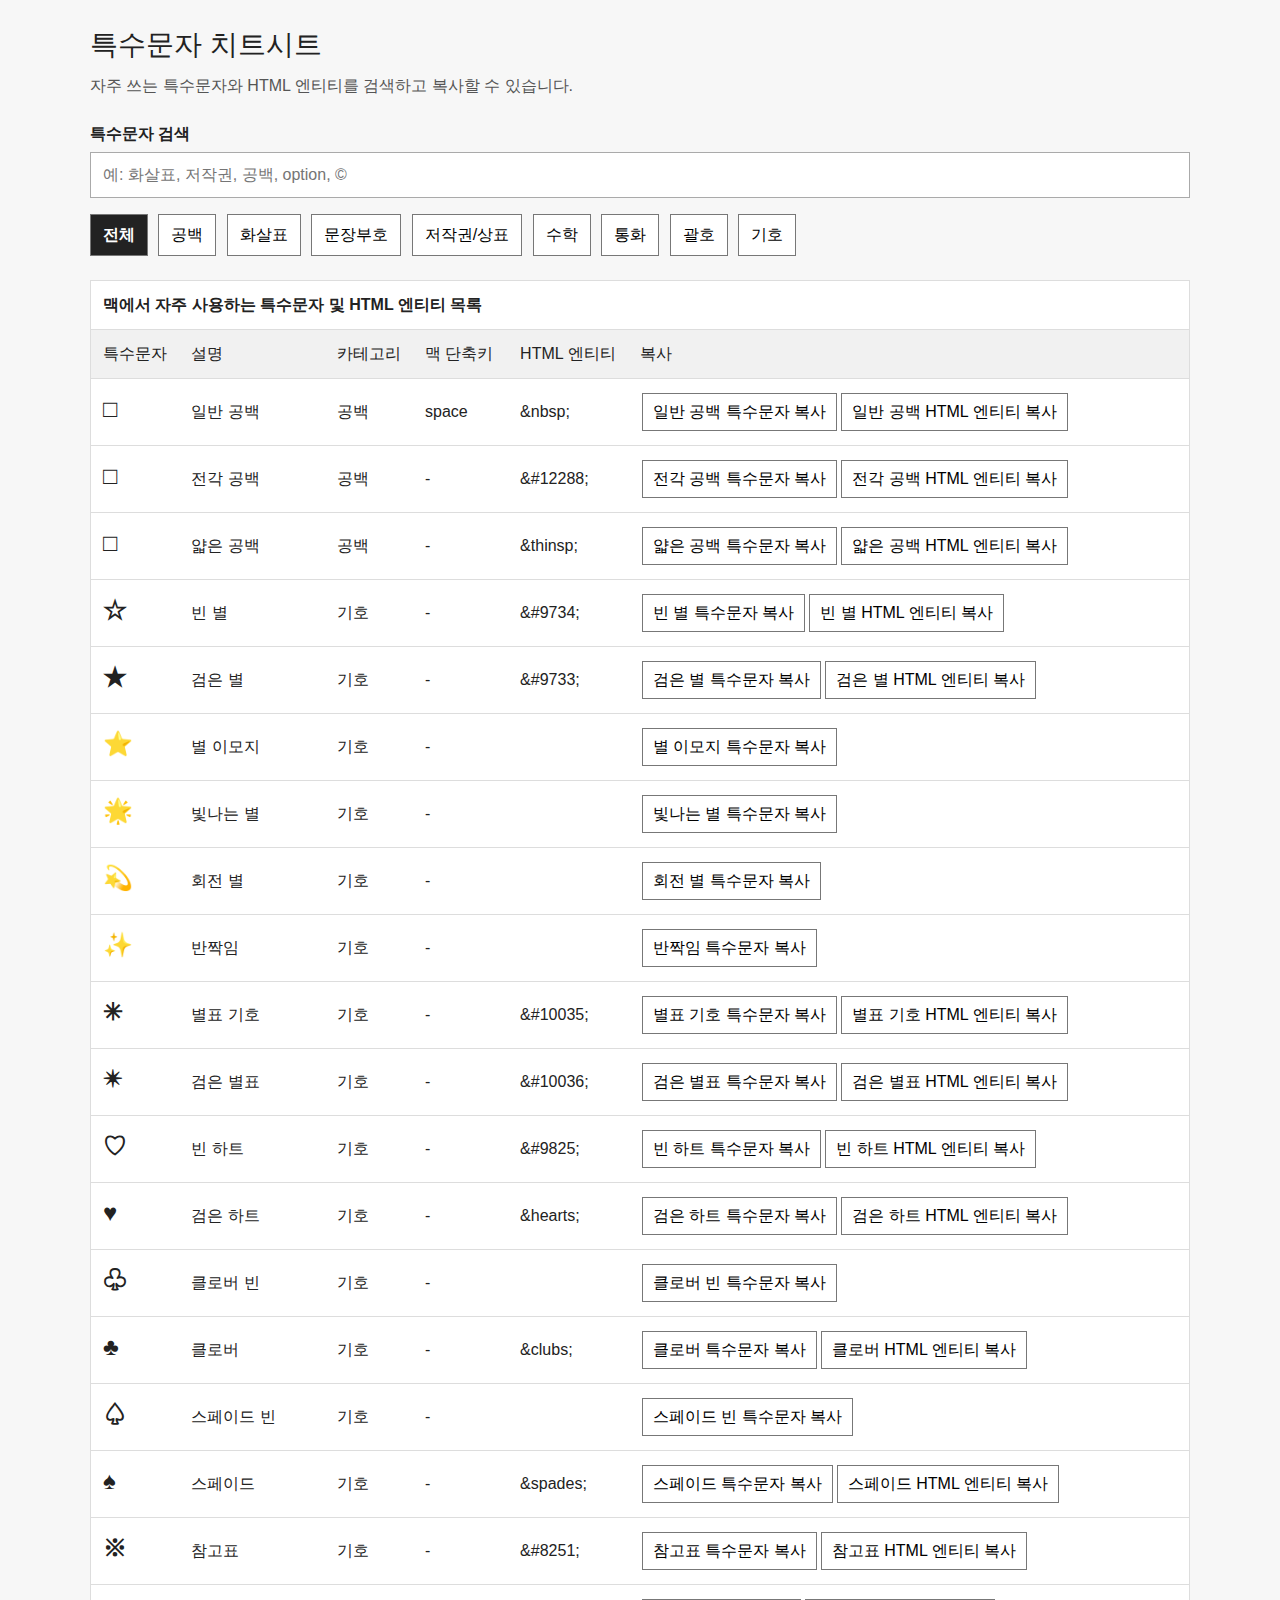
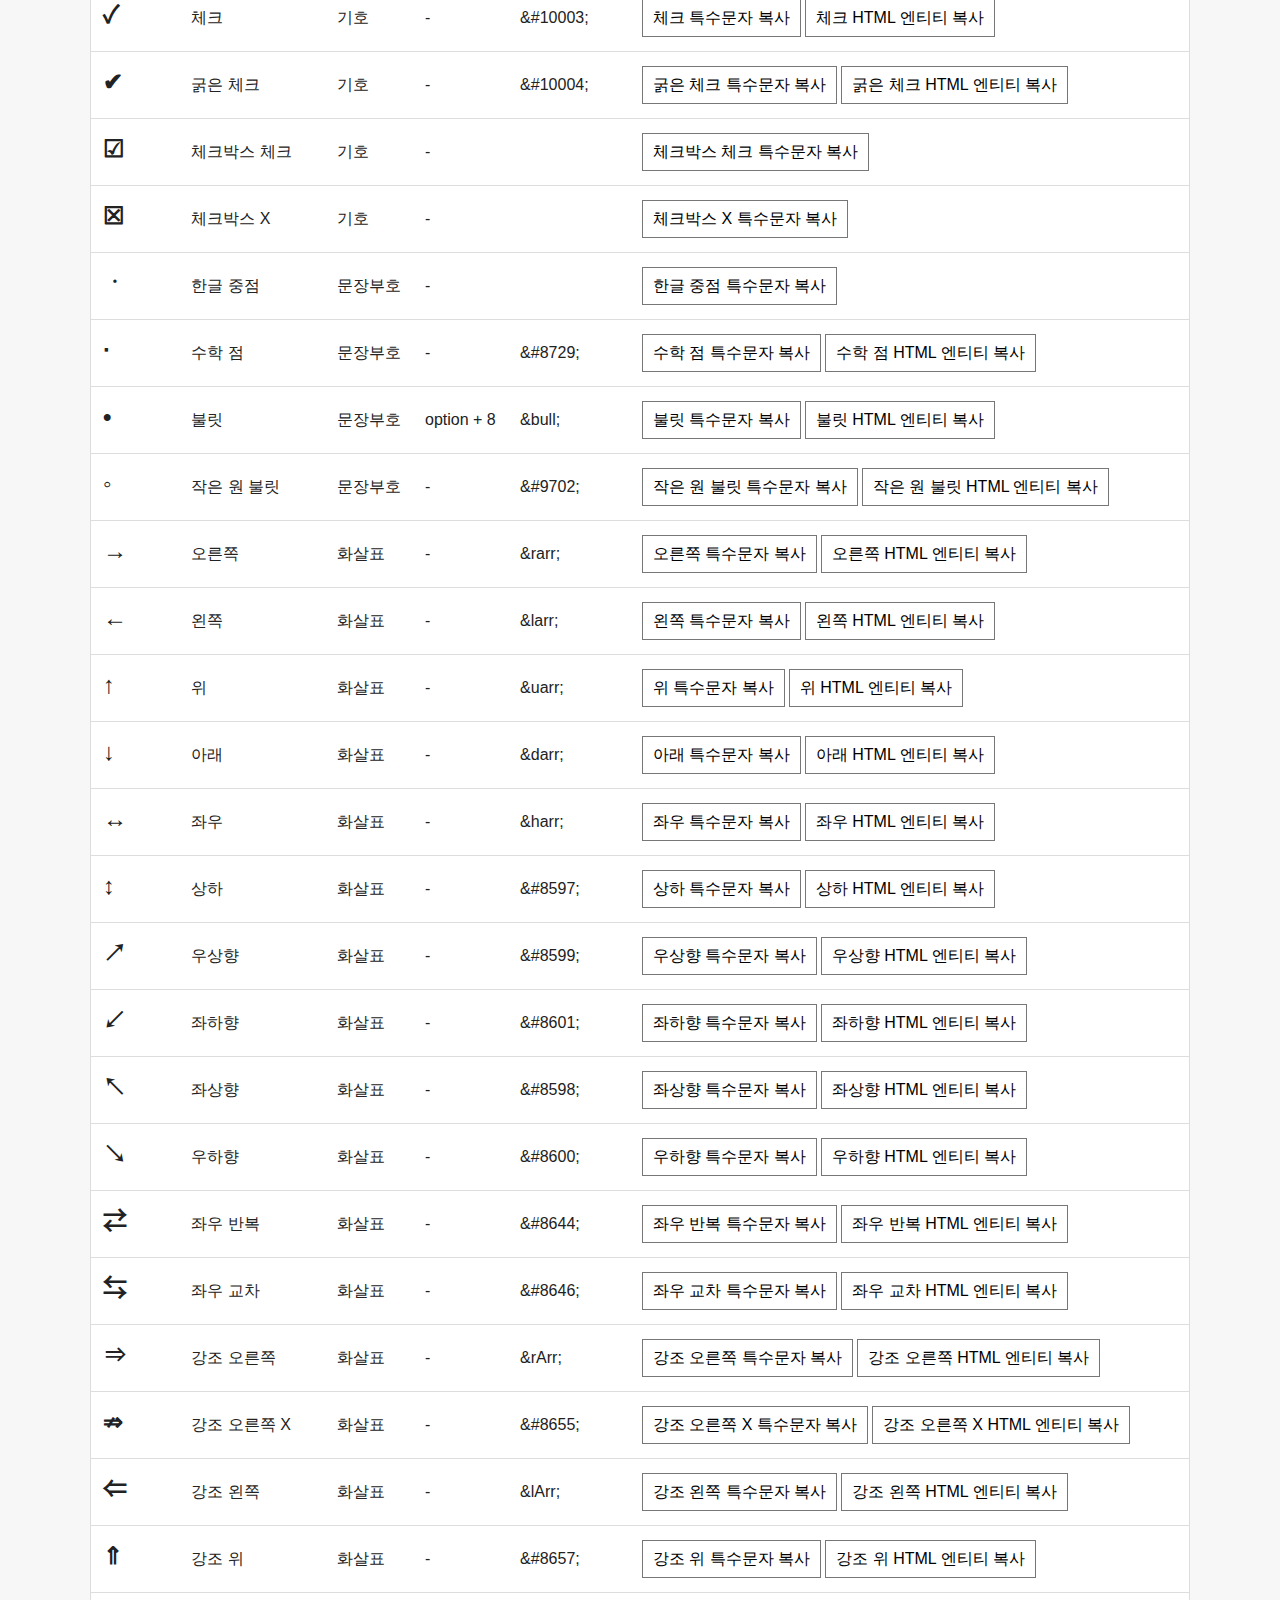
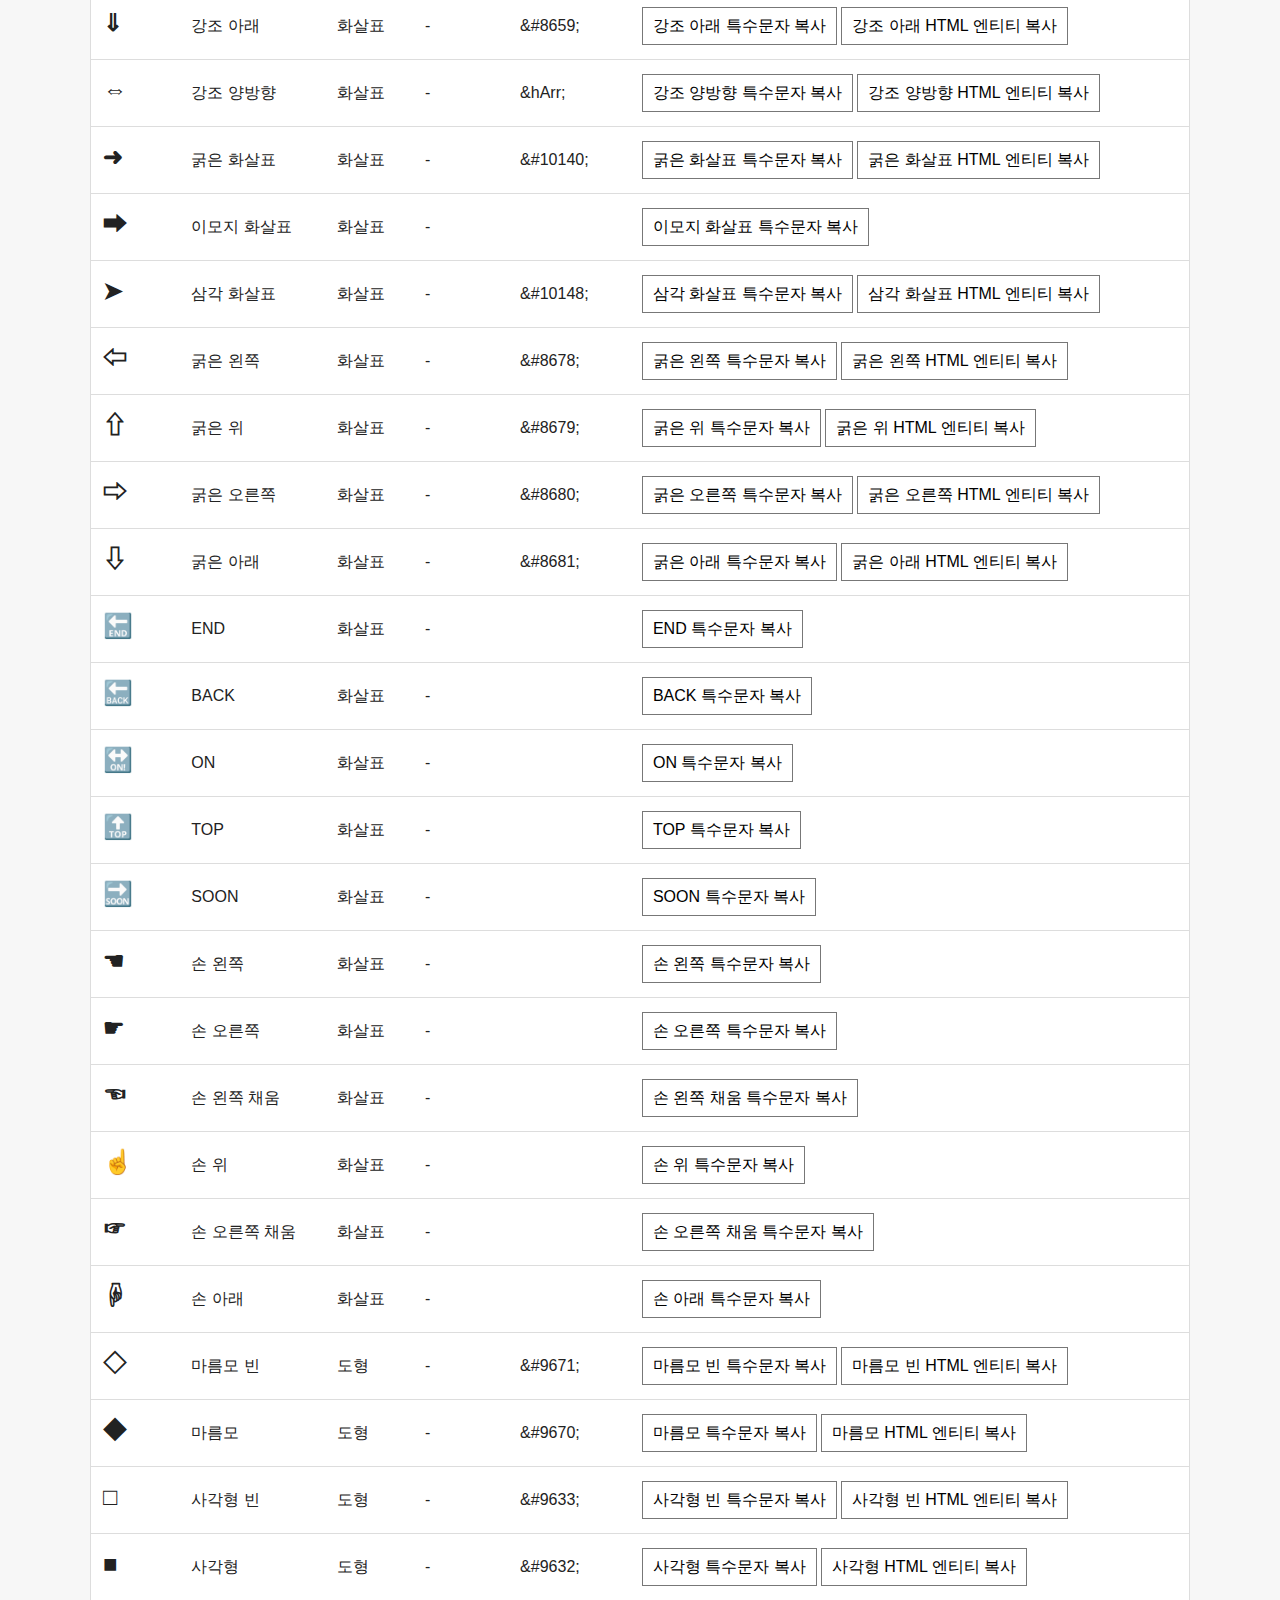
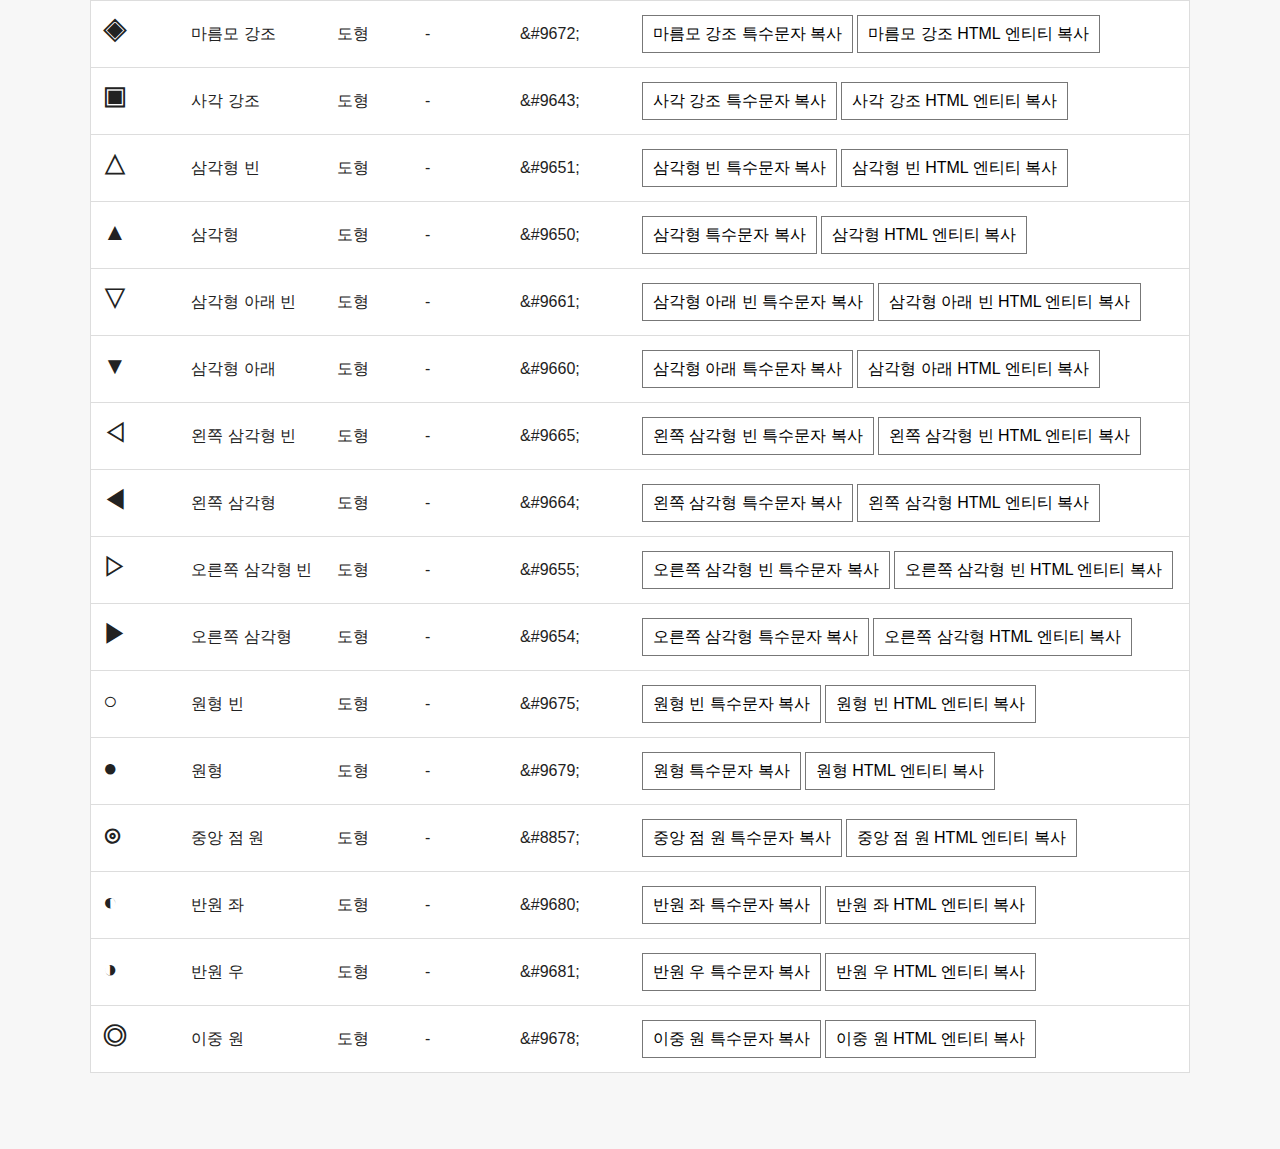
<file: CharBox/index.html>
<!DOCTYPE html>
<html lang="ko">
<head>
    <meta charset="UTF-8">
    <title>특수문자 치트시트</title>
    <meta name="viewport" content="width=device-width, initial-scale=1.0">
    <link rel="stylesheet" href="./assets/css/reset.css">
    <link rel="stylesheet" href="./assets/css/style.css">
</head>
<body>
    <div class="wrap">
        <header class="header">
            <h1>특수문자 치트시트</h1>
            <p>자주 쓰는 특수문자와 HTML 엔티티를 검색하고 복사할 수 있습니다.</p>
        </header>

        <main>
            <section class="search-box">
                <label for="searchKeyword">특수문자 검색</label>
                <input
                    type="search"
                    id="searchKeyword"
                    placeholder="예: 화살표, 저작권, 공백, option, &copy;"
                >
            </section>

            <ul class="category-list" id="categoryList" aria-label="특수문자 카테고리">
                <li><button type="button" class="category-btn is-active" data-category="전체" aria-pressed="true">전체</button></li>
                <li><button type="button" class="category-btn" data-category="공백" aria-pressed="false">공백</button></li>
                <li><button type="button" class="category-btn" data-category="화살표" aria-pressed="false">화살표</button></li>
                <li><button type="button" class="category-btn" data-category="문장부호" aria-pressed="false">문장부호</button></li>
                <li><button type="button" class="category-btn" data-category="저작권/상표" aria-pressed="false">저작권/상표</button></li>
                <li><button type="button" class="category-btn" data-category="수학" aria-pressed="false">수학</button></li>
                <li><button type="button" class="category-btn" data-category="통화" aria-pressed="false">통화</button></li>
                <li><button type="button" class="category-btn" data-category="괄호" aria-pressed="false">괄호</button></li>
                <li><button type="button" class="category-btn" data-category="기호" aria-pressed="false">기호</button></li>
            </ul>

            <div class="table-wrap">
                <table>
                    <caption>맥에서 자주 사용하는 특수문자 및 HTML 엔티티 목록</caption>
                    <thead>
                        <tr>
                            <th scope="col">특수문자</th>
                            <th scope="col">설명</th>
                            <th scope="col">카테고리</th>
                            <th scope="col">맥 단축키</th>
                            <th scope="col">HTML 엔티티</th>
                            <th scope="col">복사</th>
                        </tr>
                    </thead>
                    <tbody id="symbolTableBody"></tbody>
                </table>
            </div>

            <p id="copyStatus" class="status-message" role="status" aria-live="polite"></p>
        </main>
    </div>

    <script src="./assets/js/symbol-data.js"></script>
    <script src="./assets/js/common.js"></script>
</body>
</html>
</file>
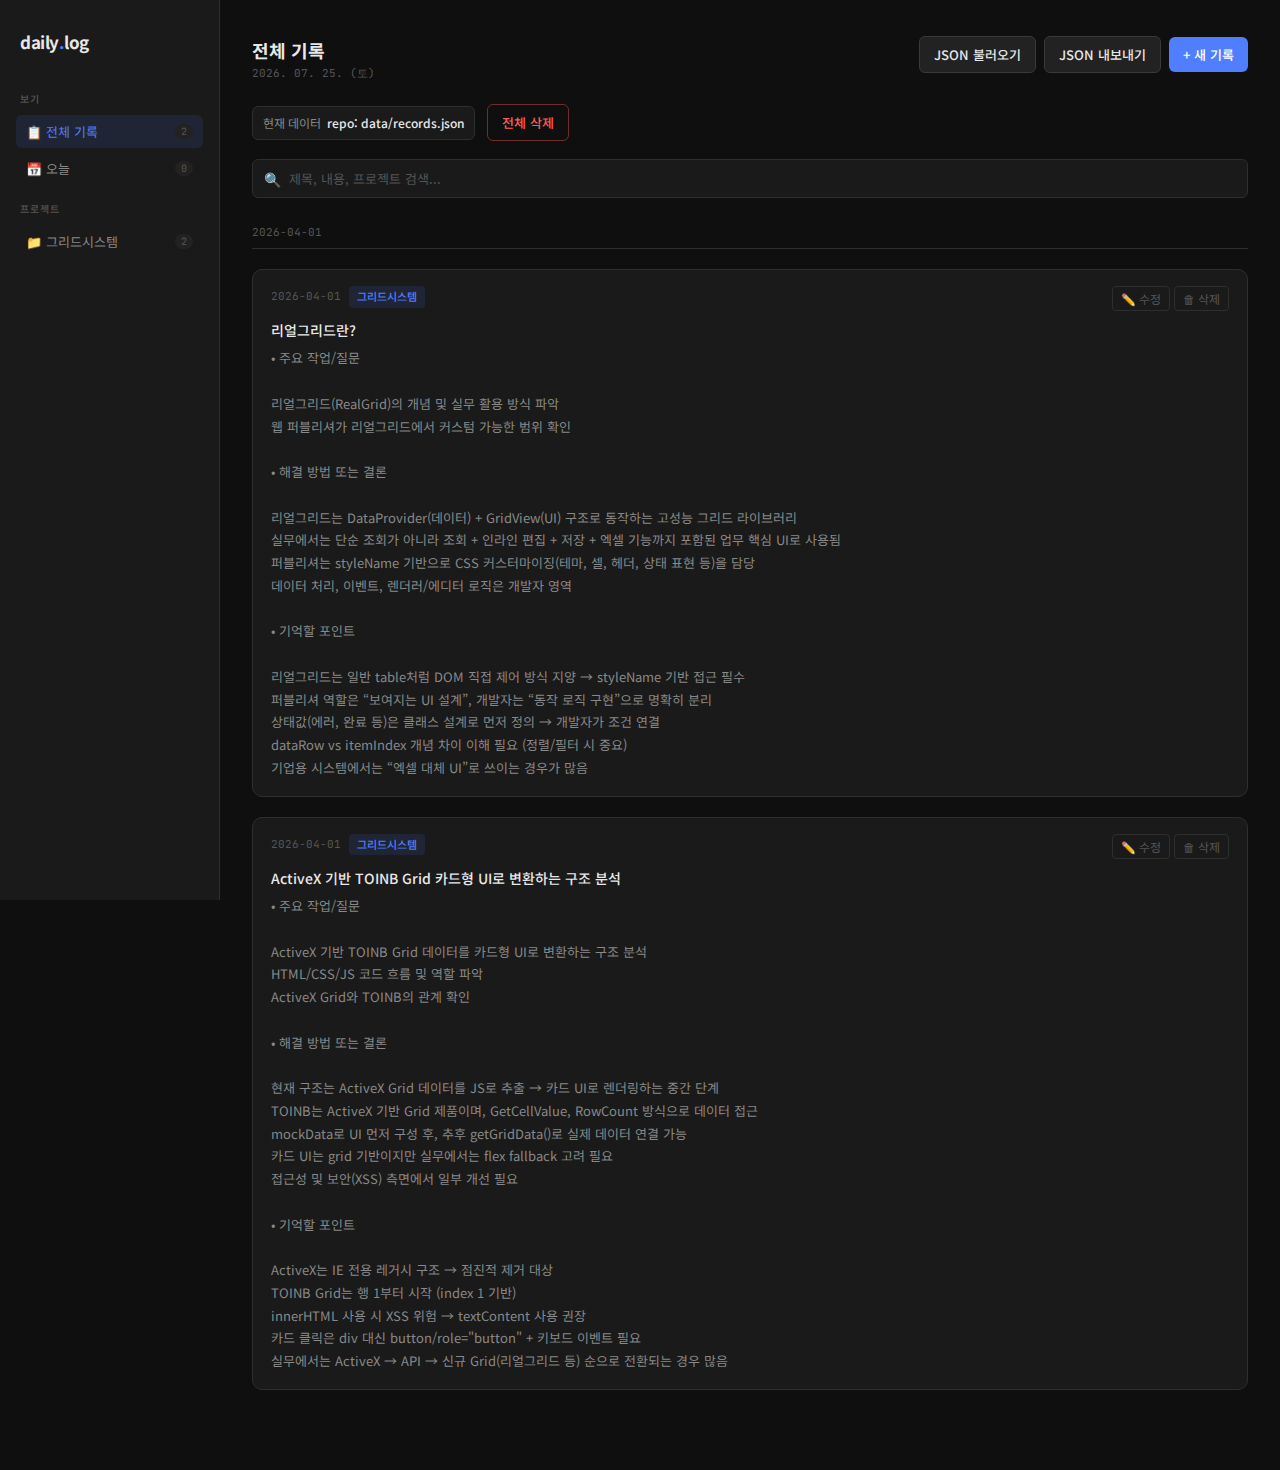
<file: DailySummary/index.html>
<!DOCTYPE html>
<html lang="ko">
<head>
    <meta charset="UTF-8">
    <meta name="viewport" content="width=device-width, initial-scale=1.0">
    <title>daily.log</title>

    <!-- S: css -->
    <link href="https://fonts.googleapis.com/css2?family=Noto+Sans+KR:wght@300;400;500;700&family=JetBrains+Mono:wght@400;500&display=swap" rel="stylesheet">
    <link rel="stylesheet" href="./assets/css/reset.css">
    <link rel="stylesheet" href="./assets/css/default.css">
    <link rel="stylesheet" href="./assets/css/style.css">
    <!-- E: css -->

    <!-- S: js -->
    <!-- E: js -->
</head>
<body>
    <div class="wrap">
        <!-- S: 사이드메뉴 or 헤더 -->
        <div class="sidebar">
            <div class="logo">daily<span>.</span>log</div>

            <div class="nav-label">보기</div>
            <button class="nav-item active" id="nav-all" type="button" onclick="setFilter('all')">
                📋 전체 기록 <span class="cnt" id="cnt-all">0</span>
            </button>
            <button class="nav-item" id="nav-today" type="button" onclick="setFilter('today')">
                📅 오늘 <span class="cnt" id="cnt-today">0</span>
            </button>

            <div class="nav-label">프로젝트</div>
            <div id="projectNav"></div>
        </div>
        <!-- E: 사이드메뉴 or 헤더 -->

        <main class="contentWrap">
            <!-- S: 본문 -->
            <section class="page-container">
                <div class="main">
                    <div class="page-header">
                        <div>
                            <div class="page-title" id="pageTitle">전체 기록</div>
                            <div class="date-now" id="dateNow"></div>
                        </div>

                        <div class="header-actions">
                            <button class="btn-secondary" type="button" onclick="triggerImport()">JSON 불러오기</button>
                            <button class="btn-secondary" type="button" onclick="exportJson()">JSON 내보내기</button>
                            <button class="btn-primary" type="button" onclick="openModal()">+ 새 기록</button>
                        </div>
                    </div>

                    <div class="toolbar">
                        <div class="status-chip">
                            현재 데이터 <strong id="dataSourceText">로딩 중</strong>
                        </div>
                        <div class="status-chip warning" id="dirtyChip">
                            저장 안 된 변경 있음
                        </div>
                        <button class="btn-danger" type="button" onclick="clearAllRecords()">전체 삭제</button>
                        <input type="file" id="fileInput" class="hidden" accept=".json,application/json" onchange="importJson(event)">
                    </div>

                    <div class="search-wrap">
                        <span class="search-icon">🔍</span>
                        <input class="search-input" id="searchInput" type="text" placeholder="제목, 내용, 프로젝트 검색..." oninput="renderRecords()">
                    </div>

                    <div id="container"></div>
                </div>
            </section>
            <!-- E: 본문 -->
        </main>

        <div class="modal-overlay" id="overlay" onclick="outsideClose(event)">
            <div class="modal">
                <div class="modal-header">
                    <div class="modal-title" id="mTitle">새 기록</div>
                    <button class="modal-close" type="button" onclick="closeModal()">×</button>
                </div>

                <div class="tip-box">
                    <strong>💡 기록 저장 방식</strong>
                    이 앱은 <code>data/records.json</code>을 기준으로 불러오고,<br>
                    수정 후에는 <strong>JSON 내보내기</strong>로 파일을 저장한 다음<br>
                    기존 <code>data/records.json</code> 파일을 교체해서 깃에 커밋하면 돼.
                    <br>
                    <button class="btn-copy" type="button" onclick="copyPrompt()">📋 기록용 프롬프트 복사</button>
                </div>

                <div class="field">
                    <div class="field-label">제목</div>
                    <input class="field-input" id="mTitleInput" type="text" placeholder="예: flex 레이아웃 질문, 접근성 aria 정리">
                </div>

                <div class="field-row">
                    <div class="field">
                        <div class="field-label">프로젝트</div>
                        <input class="field-input" id="mProject" type="text" placeholder="예: 공매 관리자" list="projectList">
                        <datalist id="projectList"></datalist>
                    </div>
                    <div class="field">
                        <div class="field-label">날짜</div>
                        <input class="field-input" id="mDate" type="date">
                    </div>
                </div>

                <div class="field">
                    <div class="field-label">내용</div>
                    <textarea class="field-textarea" id="mContent" placeholder="ChatGPT 요약 결과를 붙여넣거나 직접 입력해주세요."></textarea>
                </div>

                <div class="modal-actions">
                    <button class="btn-primary" type="button" onclick="saveRecord()">저장</button>
                    <button class="btn-secondary" type="button" onclick="closeModal()">취소</button>
                </div>
            </div>
        </div>

        <div class="toast" id="toast"></div>

        <!-- S: 푸터 -->
        <!-- E: 푸터 -->
    </div>

    <script src="./assets/js/app.js"></script>
</body>
</html>
</file>
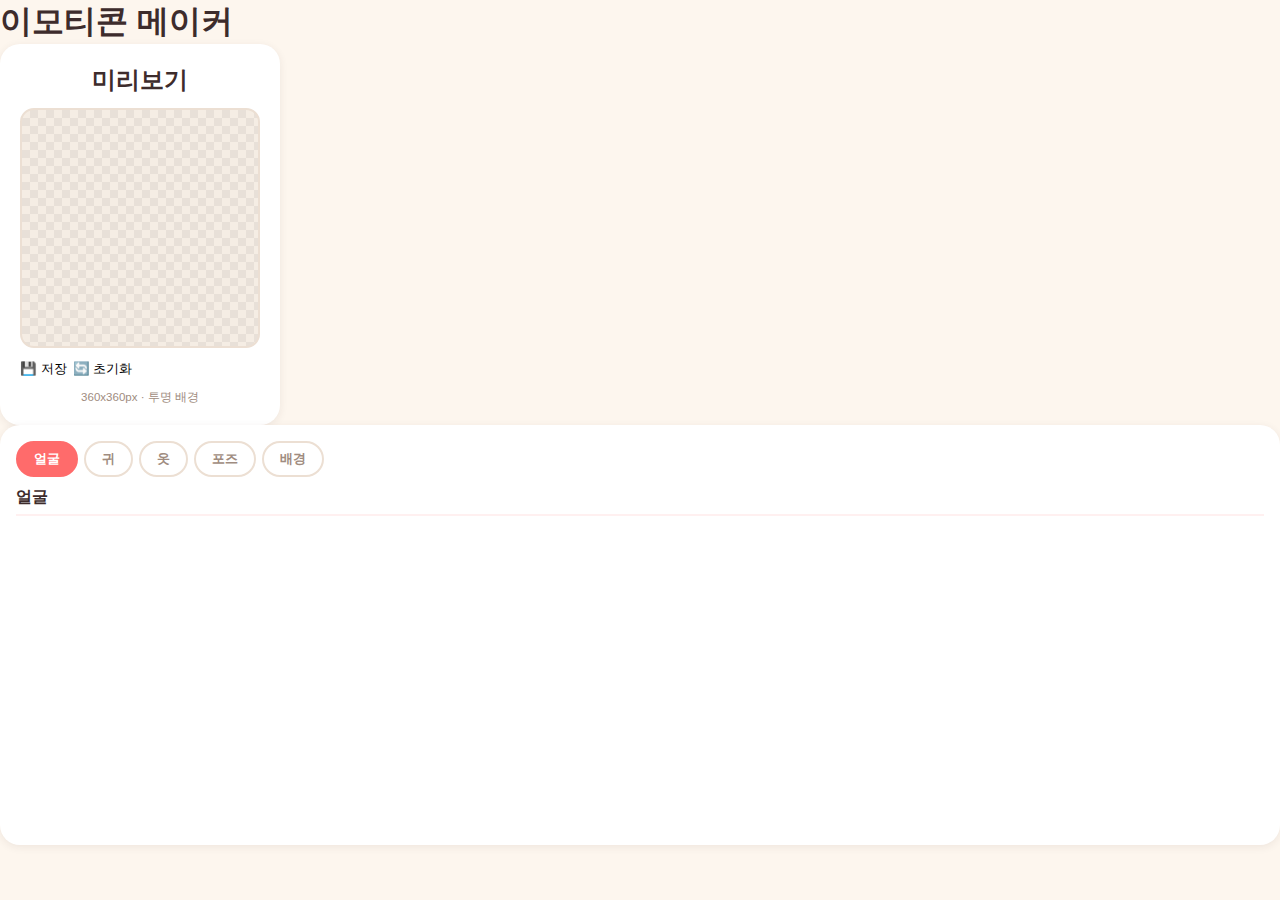
<file: POTATO/index.html>
<!DOCTYPE html>
<html lang="ko">
<head>
    <meta charset="UTF-8">
    <meta name="viewport" content="width=device-width, initial-scale=1.0">
    <title>이모티콘 메이커</title>
    <link rel="stylesheet" href="assets/css/style.css">
</head>
<body>

<div class="app-wrapper">

    <!-- 헤더 -->
    <header class="app-header">
        <h1>이모티콘 메이커</h1>
    </header>

    <!-- 메인 영역 -->
    <main class="app-main">

        <!-- 왼쪽: 캐릭터 미리보기 -->
        <section class="preview-section">
            <h2>미리보기</h2>
            <div class="canvas-wrapper">
                <canvas id="preview-canvas" width="500" height="500"></canvas>
            </div>
            <div class="preview-actions">
                <button id="btn-save">💾 저장</button>
                <button id="btn-reset">🔄 초기화</button>
            </div>
            <p class="save-hint">360x360px · 투명 배경</p>
        </section>

        <!-- 오른쪽: 파츠 선택 -->
        <section class="parts-section">

            <!-- 탭 메뉴 -->
            <nav class="tab-bar" role="tablist">
                <button class="tab-btn active" data-tab="face"       role="tab">얼굴</button>
                <button class="tab-btn" data-tab="ear" role="tab">귀</button>
                <button class="tab-btn" data-tab="outfit" role="tab">옷</button>
                <button class="tab-btn" data-tab="pose" role="tab">포즈</button>
                <button class="tab-btn" data-tab="background" role="tab">배경</button>
            </nav>

            <!-- 현재 탭 제목 -->
            <p class="parts-tab-title" id="tab-title">얼굴</p>

            <!-- 파츠 카드 목록 -->
            <div id="parts-grid" role="tabpanel"></div>

        </section>

    </main>

</div>

<!--
    로드 순서 중요:
    1. save-manager.js
    2. parts-config.js
    3. app.js
-->
<script src="assets/js/save-manager.js"></script>
<script src="assets/js/parts-config.js"></script>
<script src="assets/js/app.js"></script>

</body>
</html>
</file>
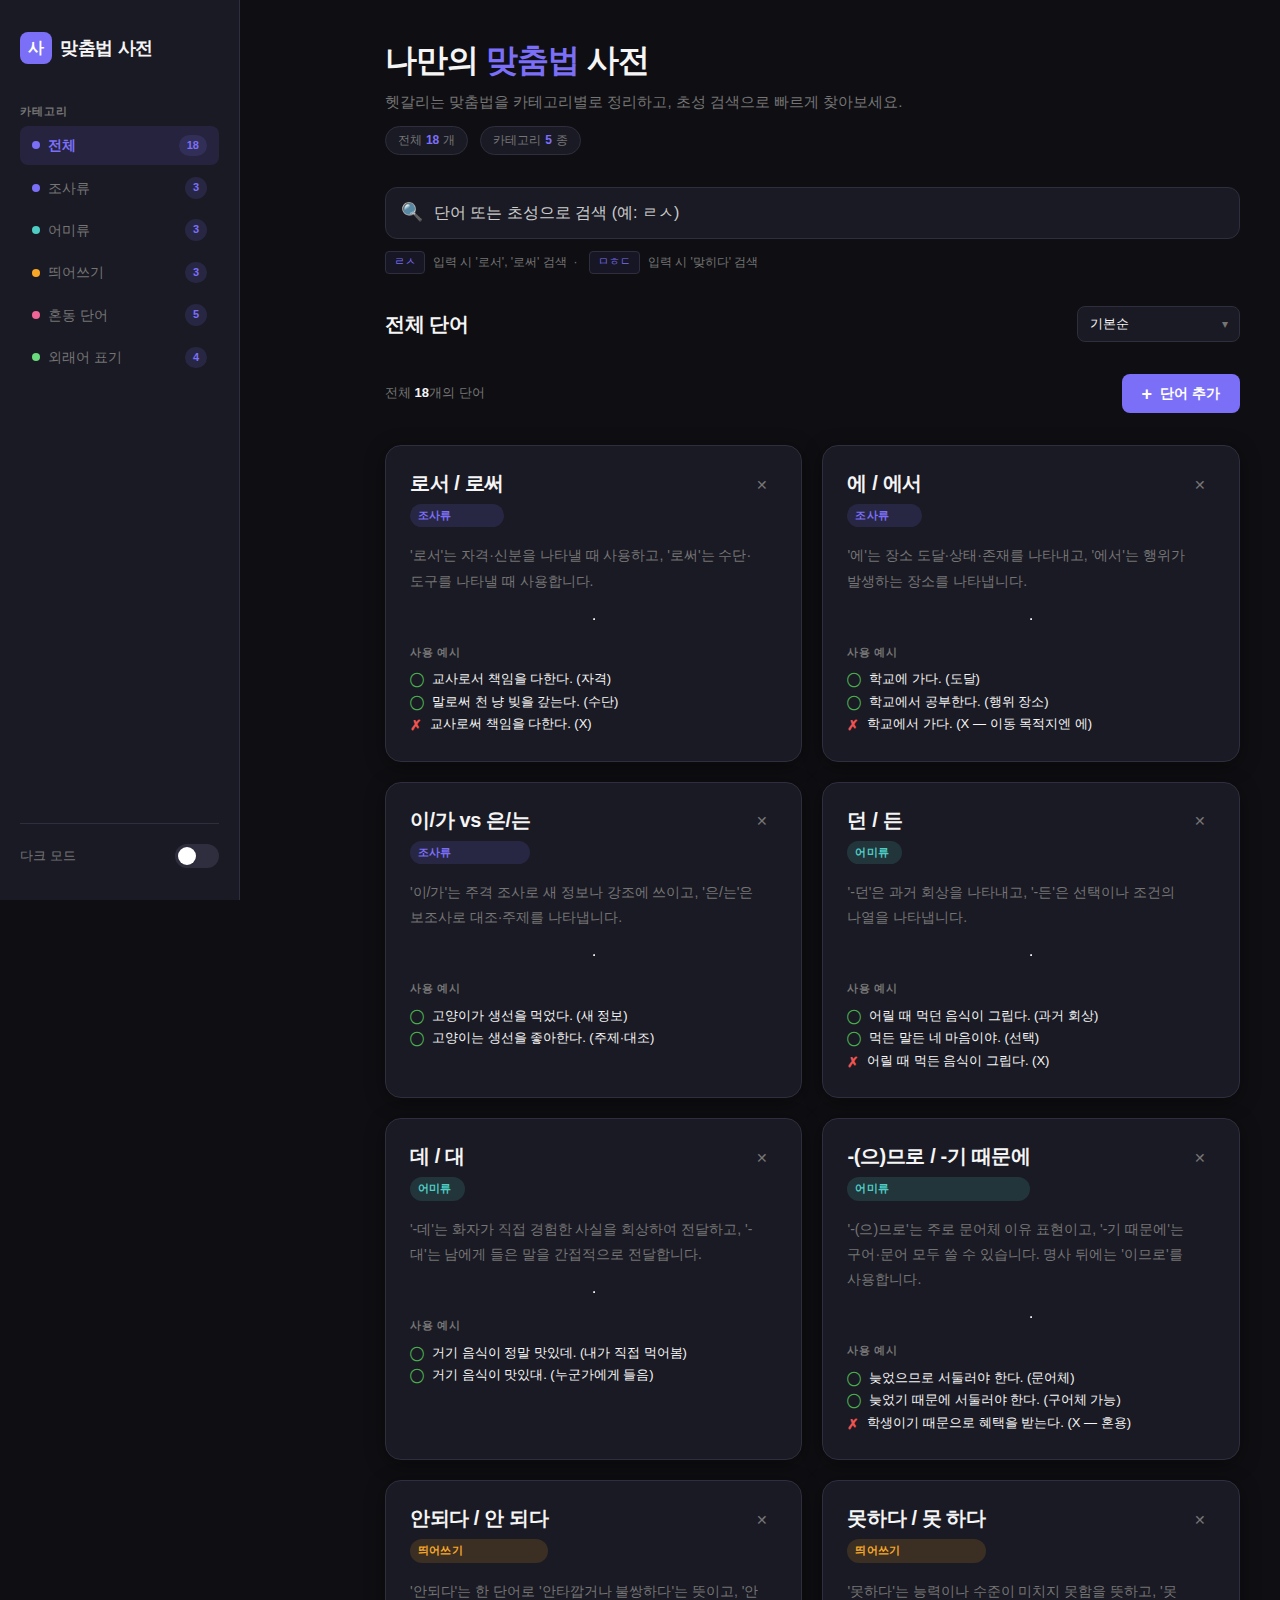
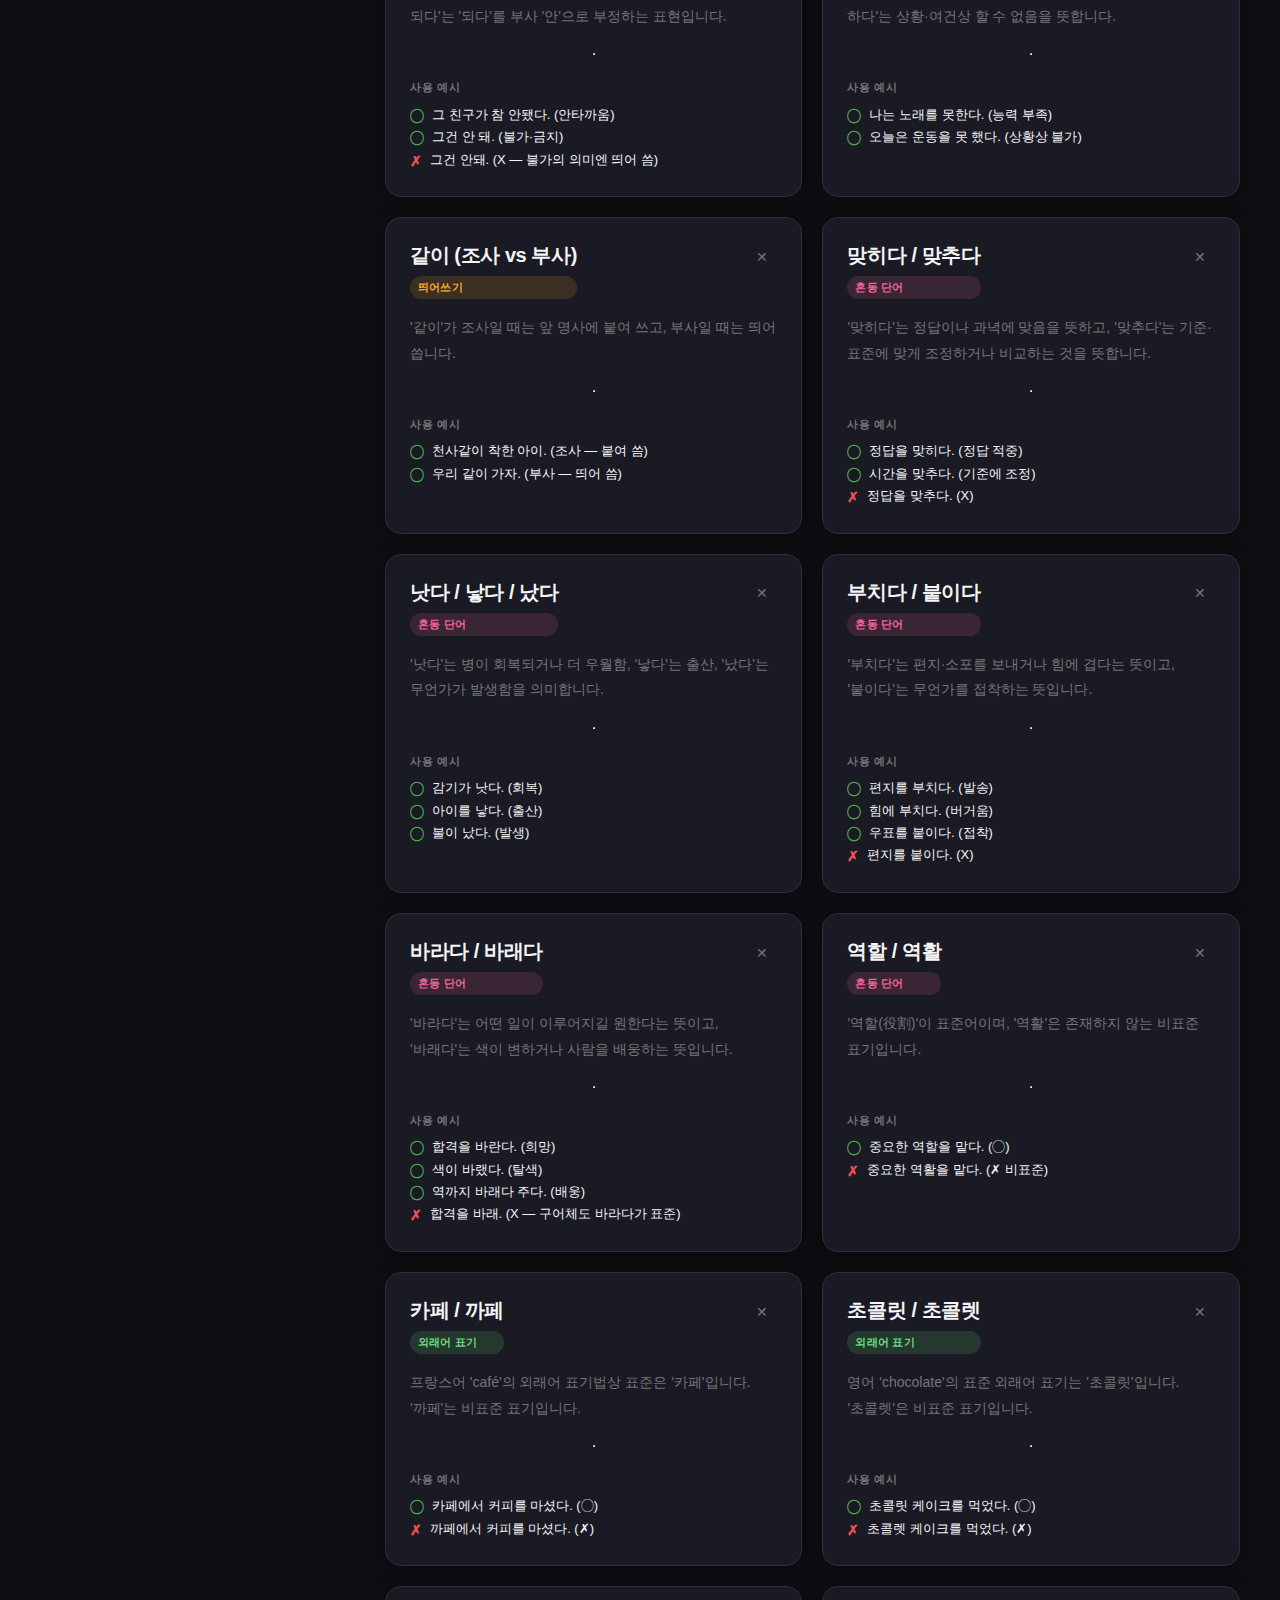
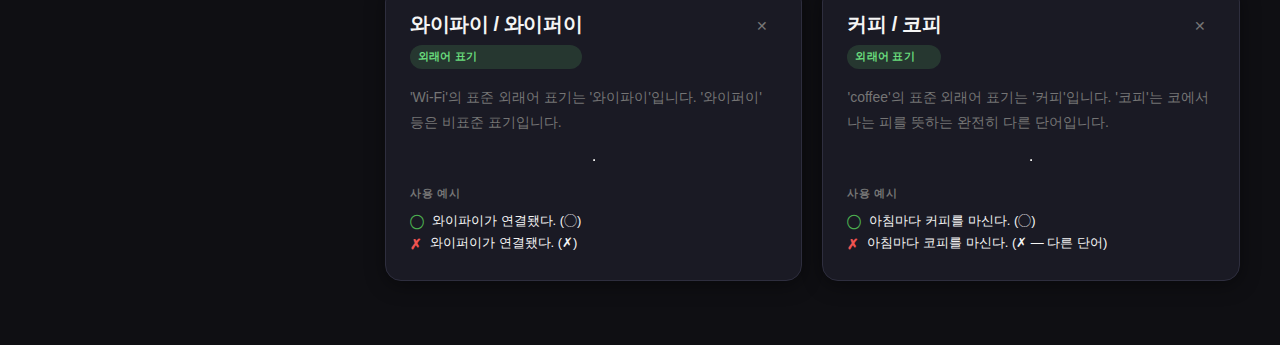
<file: SpellingDict/views/index.html>
<!DOCTYPE html>
<html lang="ko" data-theme="dark">
<head>
    <meta charset="UTF-8" />
    <meta name="viewport" content="width=1200px, initial-scale=1.0" />
    <title>나만의 맞춤법 사전</title>

    <!-- S: css -->
    <link rel="stylesheet" href="../assets/css/reset.css" />
    <link rel="stylesheet" href="../assets/css/style.css" />
    <!-- E: css -->

    <!-- S: js -->
    <script src="../assets/js/data.js" defer></script>
    <script src="../assets/js/main.js" defer></script>
    <!-- E: js -->
</head>
<body>
    <div class="wrap">

        <!-- S: 사이드바 오버레이 (모바일) -->
        <div class="sidebar-overlay" id="sidebarOverlay" aria-hidden="true"></div>
        <!-- E: 사이드바 오버레이 -->

        <!-- S: 모바일 헤더 -->
        <header class="mobile-header" role="banner">
            <span class="mobile-logo">맞춤법 사전</span>
            <button type="button" class="btn-menu" id="btnMenuOpen" aria-label="메뉴 열기" aria-expanded="false" aria-controls="sidebar">&#9776;</button>
        </header>
        <!-- E: 모바일 헤더 -->

        <!-- S: 사이드바 -->
        <nav class="sidebar" id="sidebar" role="navigation" aria-label="카테고리 메뉴">

            <!-- 로고 -->
            <div class="logo">
                <span class="logo-icon" aria-hidden="true">사</span>
                <span>맞춤법 사전</span>
            </div>

            <!-- 카테고리 필터 네비게이션 -->
            <p class="section-title">카테고리</p>
            <ul class="nav" role="list" id="sidebarNav">
                <li>
                    <button type="button" class="nav-item is-active" data-category="전체" aria-current="true" aria-label="전체 보기">
                        <span class="nav-dot" aria-hidden="true"></span>
                        <span>전체</span>
                        <span class="count" id="countAll" aria-label="전체 단어 수">0</span>
                    </button>
                </li>
                <li>
                    <button type="button" class="nav-item" data-category="조사류" aria-label="조사류 카테고리">
                        <span class="nav-dot" style="background: var(--color-badge-1)" aria-hidden="true"></span>
                        <span>조사류</span>
                        <span class="count" id="count조사류" aria-label="조사류 단어 수">0</span>
                    </button>
                </li>
                <li>
                    <button type="button" class="nav-item" data-category="어미류" aria-label="어미류 카테고리">
                        <span class="nav-dot" style="background: var(--color-badge-2)" aria-hidden="true"></span>
                        <span>어미류</span>
                        <span class="count" id="count어미류" aria-label="어미류 단어 수">0</span>
                    </button>
                </li>
                <li>
                    <button type="button" class="nav-item" data-category="띄어쓰기" aria-label="띄어쓰기 카테고리">
                        <span class="nav-dot" style="background: var(--color-badge-3)" aria-hidden="true"></span>
                        <span>띄어쓰기</span>
                        <span class="count" id="count띄어쓰기" aria-label="띄어쓰기 단어 수">0</span>
                    </button>
                </li>
                <li>
                    <button type="button" class="nav-item" data-category="혼동 단어" aria-label="혼동 단어 카테고리">
                        <span class="nav-dot" style="background: var(--color-badge-4)" aria-hidden="true"></span>
                        <span>혼동 단어</span>
                        <span class="count" id="count혼동단어" aria-label="혼동 단어 수">0</span>
                    </button>
                </li>
                <li>
                    <button type="button" class="nav-item" data-category="외래어 표기" aria-label="외래어 표기 카테고리">
                        <span class="nav-dot" style="background: var(--color-badge-5)" aria-hidden="true"></span>
                        <span>외래어 표기</span>
                        <span class="count" id="count외래어표기" aria-label="외래어 표기 단어 수">0</span>
                    </button>
                </li>
            </ul>

            <!-- 사이드바 하단 — 테마 토글 -->
            <div class="footer">
                <span class="footer-label" id="themeLabel">다크 모드</span>
                <button type="button" class="theme-toggle" id="themeToggle" role="switch" aria-checked="false" aria-label="라이트 모드로 전환">
                    <span class="knob" aria-hidden="true"></span>
                </button>
            </div>

        </nav>
        <!-- E: 사이드바 -->

        <!-- S: 메인 콘텐츠 -->
        <main class="contentWrap" id="mainContent">

            <!-- S: 본문 -->
            <section class="page-container" aria-label="맞춤법 사전 본문">

                <!-- S: 페이지 헤더 -->
                <div class="page-header">
                    <h1 class="title">나만의 <span>맞춤법</span> 사전</h1>
                    <p class="desc">헷갈리는 맞춤법을 카테고리별로 정리하고, 초성 검색으로 빠르게 찾아보세요.</p>
                    <div class="stats" aria-label="사전 통계">
                        <span class="stat-badge">전체 <strong id="statTotal">0</strong>개</span>
                        <span class="stat-badge">카테고리 <strong>5</strong>종</span>
                    </div>
                </div>
                <!-- E: 페이지 헤더 -->

                <!-- S: 검색바 -->
                <div class="search-wrap" role="search">
                    <div class="search-bar">
                        <span class="search-icon" aria-hidden="true">&#128269;</span>
                        <label for="searchInput" class="sr-only">맞춤법 검색</label>
                        <input type="search" id="searchInput" class="search-input" placeholder="단어 또는 초성으로 검색 (예: ㄹㅅ)" autocomplete="off" spellcheck="false" aria-label="맞춤법 검색" aria-controls="cardList" aria-describedby="searchHint" />
                        <button type="button" class="clear" id="searchClear" aria-label="검색어 지우기">&#10005;</button>
                    </div>
                    <p class="search-hint" id="searchHint">
                        <span class="search-tag">ㄹㅅ</span> 입력 시 '로서', '로써' 검색 &nbsp;·&nbsp;
                        <span class="search-tag">ㅁㅎㄷ</span> 입력 시 '맞히다' 검색
                    </p>
                </div>
                <!-- E: 검색바 -->

                <!-- S: 섹션 타이틀 / 정렬 바 -->
                <div class="filter-bar" role="toolbar" aria-label="목록 정렬">

                    <!-- 섹션 타이틀 -->
                    <h2 class="section-title" id="sectionTitle">전체 단어</h2>

                    <!-- 정렬 셀렉트 -->
                    <div class="sort-wrap">
                        <label for="sortSelect" class="sr-only">정렬 기준 선택</label>
                        <select id="sortSelect" class="sort-select" aria-label="정렬 기준">
                            <option value="default">기본순</option>
                            <option value="asc">가나다순 (오름차순)</option>
                            <option value="desc">가나다 역순</option>
                        </select>
                    </div>

                </div>
                <!-- E: 섹션 타이틀 / 정렬 바 -->

                <!-- S: 리스트 툴바 -->
                <div class="list-toolbar">
                    <p class="result-info" aria-live="polite" aria-atomic="true" id="resultInfo">전체 <strong id="resultCount">0</strong>개의 단어</p>
                    <button type="button" class="btn-add" id="btnAddWord" aria-label="새 단어 추가" aria-haspopup="dialog">
                        <span class="add-icon" aria-hidden="true">+</span>단어 추가
                    </button>
                </div>
                <!-- E: 리스트 툴바 -->

                <!-- S: 카드 리스트 -->
                <ul class="card-list" id="cardList" role="list" aria-label="맞춤법 단어 목록" aria-live="polite" aria-relevant="additions removals">
                    <!-- JS로 카드 렌더링 -->
                </ul>
                <!-- E: 카드 리스트 -->

            </section>
            <!-- E: 본문 -->

        </main>
        <!-- E: 메인 콘텐츠 -->

        <!-- S: 단어 추가 모달 -->
        <div class="modal-backdrop" id="modalBackdrop" role="dialog" aria-modal="true" aria-labelledby="modalTitle" aria-hidden="true">
            <div class="modal" id="modal">

                <!-- 모달 헤더 -->
                <div class="modal-header">
                    <h2 class="modal-title" id="modalTitle">새 단어 추가</h2>
                    <button type="button" class="modal-close" id="modalClose" aria-label="모달 닫기">&#10005;</button>
                </div>

                <!-- 모달 폼 -->
                <div class="modal-body" id="modalBody">

                    <!-- 단어 쌍 입력 -->
                    <div class="form-field">
                        <label class="form-label" for="inputTitle">단어 쌍 (Title)<span aria-hidden="true"> *</span></label>
                        <input type="text" id="inputTitle" class="form-input" placeholder="예: 로서 / 로써" maxlength="60" required aria-required="true" aria-describedby="inputTitleDesc" />
                        <span id="inputTitleDesc" class="sr-only">헷갈리는 단어 쌍을 슬래시(/)로 구분하여 입력하세요.</span>
                    </div>

                    <!-- 카테고리 선택 -->
                    <div class="form-field">
                        <label class="form-label" for="inputCategory">카테고리<span aria-hidden="true"> *</span></label>
                        <select id="inputCategory" class="form-select" required aria-required="true">
                            <option value="" disabled selected>카테고리 선택</option>
                            <option value="조사류">조사류</option>
                            <option value="어미류">어미류</option>
                            <option value="띄어쓰기">띄어쓰기</option>
                            <option value="혼동 단어">혼동 단어</option>
                            <option value="외래어 표기">외래어 표기</option>
                        </select>
                    </div>

                    <!-- 설명 입력 -->
                    <div class="form-field">
                        <label class="form-label" for="inputDesc">설명 (Description)<span aria-hidden="true"> *</span></label>
                        <textarea id="inputDesc" class="form-textarea" placeholder="예: '로서'는 자격·신분을 나타낼 때, '로써'는 수단·도구를 나타낼 때 사용합니다." maxlength="300" required aria-required="true"></textarea>
                    </div>

                    <!-- 예시 입력 -->
                    <div class="form-field">
                        <p class="form-label" id="examplesLabel">사용 예시 (Examples)</p>
                        <div class="examples-fields" id="examplesFields" role="group" aria-labelledby="examplesLabel">
                            <!-- JS로 예시 필드 동적 추가 -->
                        </div>
                        <button type="button" class="btn-add-example" id="btnAddExample" aria-label="예시 항목 추가">+ 예시 추가</button>
                    </div>

                </div>

                <!-- 모달 푸터 -->
                <div class="modal-footer">
                    <button type="button" class="btn-cancel" id="modalCancel" aria-label="취소하고 닫기">취소</button>
                    <button type="button" class="btn-submit" id="modalSubmit" aria-label="단어 저장">저장하기</button>
                </div>

            </div>
        </div>
        <!-- E: 단어 추가 모달 -->

        <!-- S: 토스트 알림 -->
        <div class="toast-container" id="toastContainer" role="status" aria-live="polite" aria-atomic="true"></div>
        <!-- E: 토스트 알림 -->

    </div>
</body>
</html>
</file>
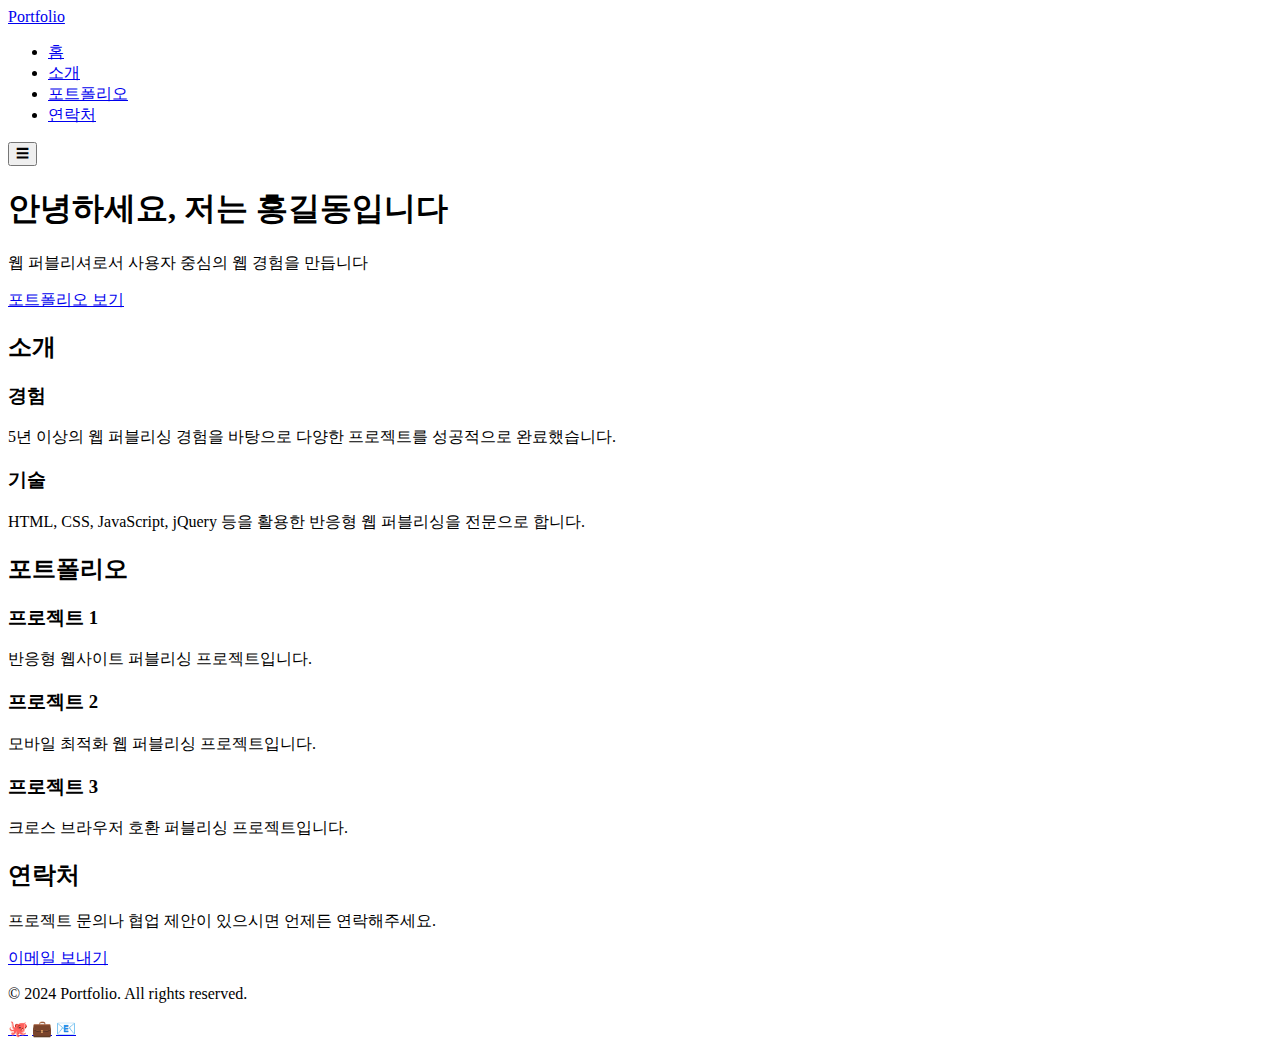
<file: PORTFOLIO.html>
<html lang="ko">
<head>
    <meta charset="UTF-8">
    <meta name="viewport" content="width=device-width, initial-scale=1.0">
    <meta http-equiv="X-UA-Compatible" content="IE=edge">
    <title>포트폴리오 - 홍길동</title>
    
    <!-- SEO 메타 태그 -->
    <meta name="description" content="웹 개발자 홍길동의 포트폴리오입니다.">
    <meta name="keywords" content="웹개발, 포트폴리오, HTML, CSS, JavaScript">
    <meta name="author" content="홍길동">
    
    <!-- 소셜 미디어 메타 태그 -->
    <meta property="og:title" content="포트폴리오 - 홍길동">
    <meta property="og:description" content="웹 개발자 홍길동의 포트폴리오입니다.">
    <meta property="og:type" content="website">
</head>
<body>
    <!-- Header -->
    <header class="header">
        <div class="container">
            <nav class="nav-container">
                <a href="#home" class="logo">Portfolio</a>
                <ul class="nav-menu" id="navMenu">
                    <li><a href="#home">홈</a></li>
                    <li><a href="#about">소개</a></li>
                    <li><a href="#portfolio">포트폴리오</a></li>
                    <li><a href="#contact">연락처</a></li>
                </ul>
                <button class="mobile-menu-btn" id="mobileMenuBtn">☰</button>
            </nav>
        </div>
    </header>

    <!-- Hero Section -->
    <section id="home" class="section hero">
        <div class="container">
            <div class="hero-content">
                <h1>안녕하세요, 저는 홍길동입니다</h1>
                <p>웹 퍼블리셔로서 사용자 중심의 웹 경험을 만듭니다</p>
                <a href="#portfolio" class="btn">포트폴리오 보기</a>
            </div>
        </div>
    </section>

    <!-- About Section -->
    <section id="about" class="section content-section">
        <div class="container">
            <h2 class="section-title">소개</h2>
            <div class="grid grid-2">
                <div class="card">
                    <h3>경험</h3>
                    <p>5년 이상의 웹 퍼블리싱 경험을 바탕으로 다양한 프로젝트를 성공적으로 완료했습니다.</p>
                </div>
                <div class="card">
                    <h3>기술</h3>
                    <p>HTML, CSS, JavaScript, jQuery 등을 활용한 반응형 웹 퍼블리싱을 전문으로 합니다.</p>
                </div>
            </div>
        </div>
    </section>

    <!-- Portfolio Section -->
    <section id="portfolio" class="section">
        <div class="container">
            <h2 class="section-title">포트폴리오</h2>
            <div class="grid grid-3">
                <div class="card">
                    <h3>프로젝트 1</h3>
                    <p>반응형 웹사이트 퍼블리싱 프로젝트입니다.</p>
                </div>
                <div class="card">
                    <h3>프로젝트 2</h3>
                    <p>모바일 최적화 웹 퍼블리싱 프로젝트입니다.</p>
                </div>
                <div class="card">
                    <h3>프로젝트 3</h3>
                    <p>크로스 브라우저 호환 퍼블리싱 프로젝트입니다.</p>
                </div>
            </div>
        </div>
    </section>

    <!-- Contact Section -->
    <section id="contact" class="section content-section">
        <div class="container">
            <h2 class="section-title">연락처</h2>
            <div class="text-center">
                <p class="mb-2">프로젝트 문의나 협업 제안이 있으시면 언제든 연락해주세요.</p>
                <a href="mailto:contact@example.com" class="btn">이메일 보내기</a>
            </div>
        </div>
    </section>

    <!-- Footer -->
    <footer class="footer">
        <div class="container">
            <p>&copy; 2024 Portfolio. All rights reserved.</p>
            <div class="social-links">
                <a href="#" aria-label="GitHub">🐙</a>
                <a href="#" aria-label="LinkedIn">💼</a>
                <a href="#" aria-label="Email">📧</a>
            </div>
        </div>
    </footer>
</body>
</html>
</file>
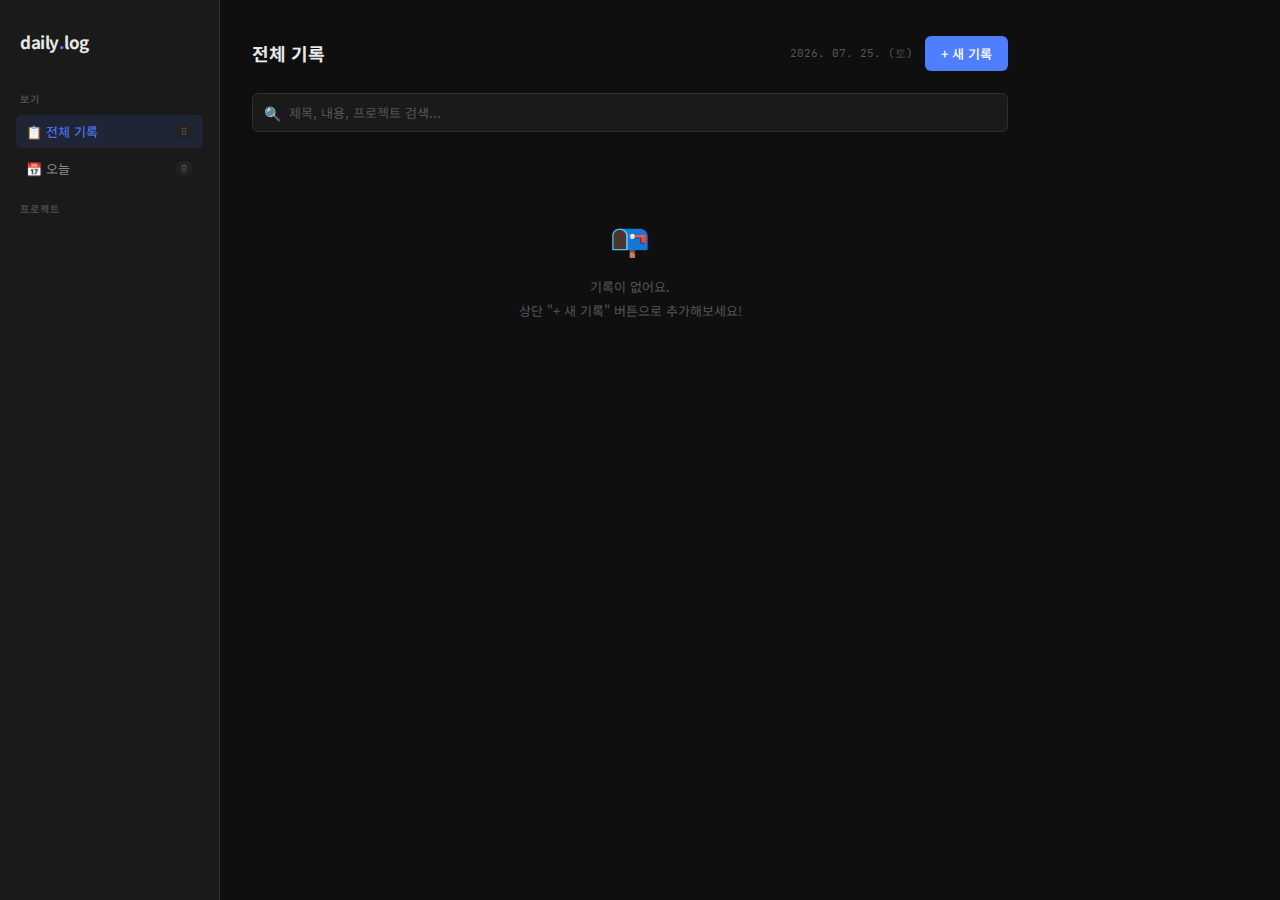
<file: DailySummary/daily-summary.html>
<!DOCTYPE html>
<html lang="ko">
<head>
<meta charset="UTF-8">
<meta name="viewport" content="width=device-width, initial-scale=1.0">
<title>daily.log</title>
<link href="https://fonts.googleapis.com/css2?family=Noto+Sans+KR:wght@300;400;500;700&family=JetBrains+Mono:wght@400;500&display=swap" rel="stylesheet">
<style>
  :root {
    --bg: #0f0f0f;
    --surface: #1a1a1a;
    --surface2: #222;
    --border: #2e2e2e;
    --border2: #3a3a3a;
    --text: #e8e8e8;
    --text-sub: #888;
    --text-hint: #555;
    --accent: #4f7fff;
    --accent-dim: rgba(79,127,255,0.12);
    --accent-hover: #6b93ff;
    --success: #3ecf8e;
    --danger: #ff5c5c;
    --radius: 10px;
    --radius-sm: 6px;
  }
  * { box-sizing: border-box; margin: 0; padding: 0; }
  body {
    background: var(--bg);
    color: var(--text);
    font-family: 'Noto Sans KR', sans-serif;
    font-size: 14px;
    line-height: 1.6;
    min-height: 100vh;
  }

  .layout { display: flex; min-height: 100vh; }

  /* 사이드바 */
  .sidebar {
    width: 220px;
    flex-shrink: 0;
    background: var(--surface);
    border-right: 1px solid var(--border);
    padding: 28px 16px;
    position: fixed;
    top: 0; left: 0; bottom: 0;
    overflow-y: auto;
    display: flex;
    flex-direction: column;
    gap: 4px;
  }
  .logo {
    font-size: 17px;
    font-weight: 700;
    color: var(--text);
    letter-spacing: -0.5px;
    margin-bottom: 20px;
    padding-left: 4px;
  }
  .logo span { color: var(--accent); }
  .nav-label {
    font-size: 10px;
    font-weight: 500;
    color: var(--text-hint);
    text-transform: uppercase;
    letter-spacing: 1px;
    padding: 0 4px;
    margin-top: 12px;
    margin-bottom: 4px;
  }
  .nav-item {
    padding: 7px 10px;
    border-radius: var(--radius-sm);
    font-size: 13px;
    color: var(--text-sub);
    cursor: pointer;
    transition: all 0.15s;
    display: flex;
    align-items: center;
    gap: 8px;
    border: none;
    background: none;
    width: 100%;
    text-align: left;
    font-family: 'Noto Sans KR', sans-serif;
  }
  .nav-item:hover { background: var(--surface2); color: var(--text); }
  .nav-item.active { background: var(--accent-dim); color: var(--accent); }
  .nav-item .cnt {
    margin-left: auto;
    font-size: 10px;
    font-family: 'JetBrains Mono', monospace;
    background: var(--surface2);
    padding: 1px 6px;
    border-radius: 10px;
    color: var(--text-hint);
  }

  /* 메인 */
  .main {
    margin-left: 220px;
    flex: 1;
    padding: 36px 32px 80px;
    max-width: 820px;
  }
  .page-header {
    display: flex;
    align-items: center;
    justify-content: space-between;
    margin-bottom: 22px;
  }
  .page-title { font-size: 18px; font-weight: 700; }
  .date-now {
    font-size: 11px;
    font-family: 'JetBrains Mono', monospace;
    color: var(--text-hint);
  }
  .btn-new {
    background: var(--accent);
    border: none;
    border-radius: var(--radius-sm);
    color: #fff;
    font-size: 13px;
    font-weight: 500;
    font-family: 'Noto Sans KR', sans-serif;
    padding: 8px 16px;
    cursor: pointer;
    transition: background 0.2s;
  }
  .btn-new:hover { background: var(--accent-hover); }

  /* 검색 */
  .search-wrap { position: relative; margin-bottom: 20px; }
  .search-icon {
    position: absolute;
    left: 12px; top: 50%;
    transform: translateY(-50%);
    color: var(--text-hint);
    pointer-events: none;
    font-size: 14px;
  }
  .search-input {
    width: 100%;
    background: var(--surface);
    border: 1px solid var(--border);
    border-radius: var(--radius-sm);
    color: var(--text);
    font-family: 'Noto Sans KR', sans-serif;
    font-size: 13px;
    padding: 9px 14px 9px 36px;
    outline: none;
    transition: border-color 0.2s;
  }
  .search-input:focus { border-color: var(--accent); }
  .search-input::placeholder { color: var(--text-hint); }

  /* 날짜 그룹 */
  .date-group-label {
    font-size: 11px;
    font-family: 'JetBrains Mono', monospace;
    color: var(--text-hint);
    padding: 6px 0;
    margin-top: 20px;
    margin-bottom: 10px;
    border-bottom: 1px solid var(--border);
  }
  .date-group-label:first-child { margin-top: 0; }

  /* 카드 */
  .records-list { display: flex; flex-direction: column; gap: 10px; }
  .record-card {
    background: var(--surface);
    border: 1px solid var(--border);
    border-radius: var(--radius);
    padding: 16px 18px;
    transition: border-color 0.2s;
  }
  .record-card:hover { border-color: var(--border2); }
  .record-top {
    display: flex;
    align-items: flex-start;
    justify-content: space-between;
    gap: 10px;
    margin-bottom: 8px;
  }
  .record-meta { display: flex; align-items: center; gap: 8px; flex-wrap: wrap; }
  .record-date { font-size: 11px; font-family: 'JetBrains Mono', monospace; color: var(--text-hint); }
  .record-project {
    font-size: 11px;
    background: var(--accent-dim);
    color: var(--accent);
    border-radius: 4px;
    padding: 2px 8px;
    font-weight: 500;
  }
  .record-actions { display: flex; gap: 4px; flex-shrink: 0; }
  .btn-icon {
    background: none;
    border: 1px solid var(--border);
    color: var(--text-hint);
    font-size: 12px;
    cursor: pointer;
    padding: 3px 8px;
    border-radius: 4px;
    transition: all 0.2s;
    font-family: 'Noto Sans KR', sans-serif;
  }
  .btn-icon:hover { background: var(--surface2); color: var(--text); border-color: var(--border2); }
  .btn-icon.del:hover { color: var(--danger); border-color: var(--danger); }
  .record-title { font-size: 14px; font-weight: 500; margin-bottom: 6px; }
  .record-content { font-size: 13px; color: var(--text-sub); line-height: 1.75; white-space: pre-wrap; word-break: break-word; }

  /* 빈 상태 */
  .empty-state { text-align: center; padding: 60px 0; color: var(--text-hint); }
  .empty-icon { font-size: 32px; margin-bottom: 12px; }
  .empty-text { font-size: 13px; line-height: 1.8; }

  /* 모달 */
  .modal-overlay {
    display: none;
    position: fixed;
    inset: 0;
    background: rgba(0,0,0,0.65);
    z-index: 100;
    align-items: center;
    justify-content: center;
    padding: 20px;
  }
  .modal-overlay.show { display: flex; }
  .modal {
    background: var(--surface);
    border: 1px solid var(--border2);
    border-radius: var(--radius);
    padding: 24px;
    width: 100%;
    max-width: 560px;
    max-height: 90vh;
    overflow-y: auto;
  }
  .modal-header {
    display: flex;
    align-items: center;
    justify-content: space-between;
    margin-bottom: 18px;
  }
  .modal-title { font-size: 15px; font-weight: 500; }
  .modal-close {
    background: none; border: none;
    color: var(--text-hint);
    font-size: 20px; cursor: pointer; line-height: 1;
    transition: color 0.2s;
  }
  .modal-close:hover { color: var(--text); }

  /* 팁 박스 */
  .tip-box {
    background: var(--accent-dim);
    border: 1px solid rgba(79,127,255,0.2);
    border-radius: var(--radius-sm);
    padding: 12px 14px;
    font-size: 12px;
    color: var(--accent);
    margin-bottom: 16px;
    line-height: 1.7;
  }
  .tip-box strong { font-weight: 500; display: block; margin-bottom: 4px; }
  .btn-copy {
    display: inline-block;
    margin-top: 8px;
    font-size: 11px;
    background: rgba(79,127,255,0.2);
    border: none;
    border-radius: 4px;
    color: var(--accent);
    padding: 4px 10px;
    cursor: pointer;
    font-family: 'Noto Sans KR', sans-serif;
    transition: background 0.2s;
  }
  .btn-copy:hover { background: rgba(79,127,255,0.35); }

  /* 폼 */
  .field { margin-bottom: 14px; }
  .field-label { font-size: 11px; font-weight: 500; color: var(--text-sub); margin-bottom: 6px; }
  .field-input {
    width: 100%;
    background: var(--surface2);
    border: 1px solid var(--border);
    border-radius: var(--radius-sm);
    color: var(--text);
    font-family: 'Noto Sans KR', sans-serif;
    font-size: 13px;
    padding: 9px 12px;
    outline: none;
    transition: border-color 0.2s;
  }
  .field-input:focus { border-color: var(--accent); }
  .field-input::placeholder { color: var(--text-hint); }
  .field-row { display: grid; grid-template-columns: 1fr 1fr; gap: 12px; }
  .field-textarea {
    width: 100%;
    background: var(--surface2);
    border: 1px solid var(--border);
    border-radius: var(--radius-sm);
    color: var(--text);
    font-family: 'Noto Sans KR', sans-serif;
    font-size: 13px;
    padding: 10px 12px;
    outline: none;
    resize: vertical;
    transition: border-color 0.2s;
    line-height: 1.75;
    min-height: 130px;
  }
  .field-textarea:focus { border-color: var(--accent); }
  .field-textarea::placeholder { color: var(--text-hint); }
  .modal-actions { display: flex; gap: 8px; margin-top: 18px; }
  .btn-save {
    flex: 1;
    background: var(--accent);
    border: none;
    border-radius: var(--radius-sm);
    color: #fff;
    font-size: 13px;
    font-weight: 500;
    font-family: 'Noto Sans KR', sans-serif;
    padding: 10px;
    cursor: pointer;
    transition: background 0.2s;
  }
  .btn-save:hover { background: var(--accent-hover); }
  .btn-cancel {
    background: transparent;
    border: 1px solid var(--border2);
    border-radius: var(--radius-sm);
    color: var(--text-sub);
    font-size: 13px;
    font-family: 'Noto Sans KR', sans-serif;
    padding: 10px 18px;
    cursor: pointer;
    transition: all 0.2s;
  }
  .btn-cancel:hover { border-color: var(--text-sub); color: var(--text); }

  /* 토스트 */
  .toast {
    position: fixed;
    bottom: 24px; right: 24px;
    background: var(--surface2);
    border: 1px solid var(--border2);
    border-radius: var(--radius-sm);
    color: var(--text);
    font-size: 13px;
    padding: 10px 16px;
    z-index: 999;
    opacity: 0;
    transform: translateY(8px);
    transition: all 0.25s;
    pointer-events: none;
    max-width: 280px;
    line-height: 1.5;
  }
  .toast.show { opacity: 1; transform: translateY(0); }
  .toast.success { border-color: rgba(62,207,142,0.35); color: var(--success); }
  .toast.error { border-color: rgba(255,92,92,0.35); color: var(--danger); }

  @media (max-width: 640px) {
    .sidebar { display: none; }
    .main { margin-left: 0; padding: 20px 16px 60px; }
    .field-row { grid-template-columns: 1fr; }
  }
</style>
</head>
<body>
<div class="layout">

  <!-- 사이드바 -->
  <div class="sidebar">
    <div class="logo">daily<span>.</span>log</div>
    <div class="nav-label">보기</div>
    <button class="nav-item active" id="nav-all" onclick="setFilter('all')">
      📋 전체 기록 <span class="cnt" id="cnt-all">0</span>
    </button>
    <button class="nav-item" id="nav-today" onclick="setFilter('today')">
      📅 오늘 <span class="cnt" id="cnt-today">0</span>
    </button>
    <div class="nav-label">프로젝트</div>
    <div id="projectNav"></div>
  </div>

  <!-- 메인 -->
  <div class="main">
    <div class="page-header">
      <div class="page-title" id="pageTitle">전체 기록</div>
      <div style="display:flex;align-items:center;gap:12px;">
        <div class="date-now" id="dateNow"></div>
        <button class="btn-new" onclick="openModal()">+ 새 기록</button>
      </div>
    </div>

    <div class="search-wrap">
      <span class="search-icon">🔍</span>
      <input class="search-input" id="searchInput" type="text" placeholder="제목, 내용, 프로젝트 검색..." oninput="renderRecords()">
    </div>

    <div id="container"></div>
  </div>
</div>

<!-- 모달 -->
<div class="modal-overlay" id="overlay" onclick="outsideClose(event)">
  <div class="modal">
    <div class="modal-header">
      <div class="modal-title" id="mTitle">새 기록</div>
      <button class="modal-close" onclick="closeModal()">×</button>
    </div>

    <div class="tip-box">
      <strong>💡 ChatGPT에서 요약 가져오는 방법</strong>
      ChatGPT 대화창에 아래 버튼으로 프롬프트를 복사해서 보내고,<br>
      받은 요약 내용을 아래 내용란에 붙여넣으세요!
      <br>
      <button class="btn-copy" onclick="copyPrompt()">📋 프롬프트 복사하기</button>
    </div>

    <div class="field">
      <div class="field-label">제목</div>
      <input class="field-input" id="mTitleInput" type="text" placeholder="예: flex 레이아웃 질문, 접근성 aria 정리">
    </div>
    <div class="field-row">
      <div class="field">
        <div class="field-label">프로젝트</div>
        <input class="field-input" id="mProject" type="text" placeholder="예: 공매 관리자" list="projectList">
        <datalist id="projectList"></datalist>
      </div>
      <div class="field">
        <div class="field-label">날짜</div>
        <input class="field-input" id="mDate" type="date">
      </div>
    </div>
    <div class="field">
      <div class="field-label">내용</div>
      <textarea class="field-textarea" id="mContent" placeholder="ChatGPT 요약 결과를 붙여넣거나 직접 입력해주세요."></textarea>
    </div>

    <div class="modal-actions">
      <button class="btn-save" onclick="saveRecord()">저장</button>
      <button class="btn-cancel" onclick="closeModal()">취소</button>
    </div>
  </div>
</div>

<div class="toast" id="toast"></div>

<script>
  let records = [];
  let filter = 'all';
  let editId = null;

  const PROMPT = '오늘 우리가 나눈 대화를 웹 퍼블리셔 업무 기록용으로 정리해줘.\n\n아래 형식으로 간결하게 작성해줘:\n\n• 주요 작업/질문\n• 해결 방법 또는 결론\n• 기억할 포인트';

  function init() {
    const saved = localStorage.getItem('dailylog');
    if (saved) records = JSON.parse(saved);
    setDate();
    renderSidebar();
    renderRecords();
  }

  function persist() {
    localStorage.setItem('dailylog', JSON.stringify(records));
  }

  function todayISO() {
    return new Date(new Date().toLocaleString('en-US', { timeZone: 'Asia/Seoul' })).toISOString().split('T')[0];
  }

  function setDate() {
    document.getElementById('dateNow').textContent =
      new Date().toLocaleDateString('ko-KR', { year:'numeric', month:'2-digit', day:'2-digit', weekday:'short', timeZone:'Asia/Seoul' });
  }

  function renderSidebar() {
    const today = todayISO();
    document.getElementById('cnt-all').textContent = records.length;
    document.getElementById('cnt-today').textContent = records.filter(r => r.date === today).length;

    const projects = [...new Set(records.map(r => r.project).filter(Boolean))];

    document.getElementById('projectNav').innerHTML = projects.map(p => {
      const cnt = records.filter(r => r.project === p).length;
      const active = filter === 'proj:' + p ? 'active' : '';
      return `<button class="nav-item ${active}" onclick="setFilter('proj:${p}')">📁 ${p} <span class="cnt">${cnt}</span></button>`;
    }).join('');

    document.getElementById('projectList').innerHTML = projects.map(p => `<option value="${p}">`).join('');
  }

  function setFilter(f) {
    filter = f;
    document.querySelectorAll('.nav-item').forEach(el => el.classList.remove('active'));
    if (f === 'all') {
      document.getElementById('nav-all').classList.add('active');
      document.getElementById('pageTitle').textContent = '전체 기록';
    } else if (f === 'today') {
      document.getElementById('nav-today').classList.add('active');
      document.getElementById('pageTitle').textContent = '오늘';
    } else {
      document.getElementById('pageTitle').textContent = f.replace('proj:', '') + ' 프로젝트';
    }
    renderRecords();
  }

  function renderRecords() {
    const today = todayISO();
    const q = document.getElementById('searchInput').value.trim().toLowerCase();
    const yesterday = new Date(new Date().toLocaleString('en-US', { timeZone: 'Asia/Seoul' }));
    yesterday.setDate(yesterday.getDate() - 1);
    const yISO = yesterday.toISOString().split('T')[0];

    let list = records.filter(r => {
      if (filter === 'today' && r.date !== today) return false;
      if (filter.startsWith('proj:') && r.project !== filter.replace('proj:', '')) return false;
      if (q && !(r.title + r.project + r.content).toLowerCase().includes(q)) return false;
      return true;
    }).sort((a, b) => b.date.localeCompare(a.date) || b.id - a.id);

    const el = document.getElementById('container');

    if (!list.length) {
      el.innerHTML = `<div class="empty-state"><div class="empty-icon">📭</div><div class="empty-text">기록이 없어요.<br>상단 "+ 새 기록" 버튼으로 추가해보세요!</div></div>`;
      return;
    }

    const groups = {};
    list.forEach(r => { (groups[r.date] = groups[r.date] || []).push(r); });

    el.innerHTML = Object.keys(groups).sort((a,b) => b.localeCompare(a)).map(date => {
      const label = date === today ? '오늘 · ' + date : date === yISO ? '어제 · ' + date : date;
      return `<div class="date-group-label">${label}</div>
      <div class="records-list">
        ${groups[date].map(r => `
          <div class="record-card">
            <div class="record-top">
              <div class="record-meta">
                <span class="record-date">${r.date}</span>
                ${r.project ? `<span class="record-project">${r.project}</span>` : ''}
              </div>
              <div class="record-actions">
                <button class="btn-icon" onclick="openEdit(${r.id})">✏️ 수정</button>
                <button class="btn-icon del" onclick="del(${r.id})">🗑 삭제</button>
              </div>
            </div>
            <div class="record-title">${r.title || '제목 없음'}</div>
            <div class="record-content">${r.content}</div>
          </div>`).join('')}
      </div>`;
    }).join('');
  }

  function openModal() {
    editId = null;
    document.getElementById('mTitle').textContent = '새 기록';
    document.getElementById('mTitleInput').value = '';
    document.getElementById('mProject').value = '';
    document.getElementById('mDate').value = todayISO();
    document.getElementById('mContent').value = '';
    document.getElementById('overlay').classList.add('show');
  }

  function openEdit(id) {
    const r = records.find(r => r.id === id);
    if (!r) return;
    editId = id;
    document.getElementById('mTitle').textContent = '기록 수정';
    document.getElementById('mTitleInput').value = r.title || '';
    document.getElementById('mProject').value = r.project || '';
    document.getElementById('mDate').value = r.date || todayISO();
    document.getElementById('mContent').value = r.content || '';
    document.getElementById('overlay').classList.add('show');
  }

  function closeModal() {
    document.getElementById('overlay').classList.remove('show');
    editId = null;
  }

  function outsideClose(e) {
    if (e.target === document.getElementById('overlay')) closeModal();
  }

  function saveRecord() {
    const title = document.getElementById('mTitleInput').value.trim();
    const project = document.getElementById('mProject').value.trim();
    const date = document.getElementById('mDate').value || todayISO();
    const content = document.getElementById('mContent').value.trim();
    if (!content) { toast('내용을 입력해주세요.', 'error'); return; }

    if (editId !== null) {
      const i = records.findIndex(r => r.id === editId);
      if (i !== -1) records[i] = { ...records[i], title, project, date, content };
      toast('수정됐어요!', 'success');
    } else {
      records.unshift({ id: Date.now(), title, project, date, content });
      toast('저장됐어요!', 'success');
    }
    persist();
    renderSidebar();
    renderRecords();
    closeModal();
  }

  function del(id) {
    if (!confirm('이 기록을 삭제할까요?')) return;
    records = records.filter(r => r.id !== id);
    persist();
    renderSidebar();
    renderRecords();
    toast('삭제됐어요.', '');
  }

  function copyPrompt() {
    navigator.clipboard.writeText(PROMPT).then(() => {
      toast('복사됐어요! ChatGPT에 붙여넣어 보내세요 😊', 'success');
    });
  }

  function toast(msg, type) {
    const el = document.getElementById('toast');
    el.textContent = msg;
    el.className = 'toast show ' + (type || '');
    setTimeout(() => el.className = 'toast', 2800);
  }

  init();
</script>
</body>
</html>
</file>
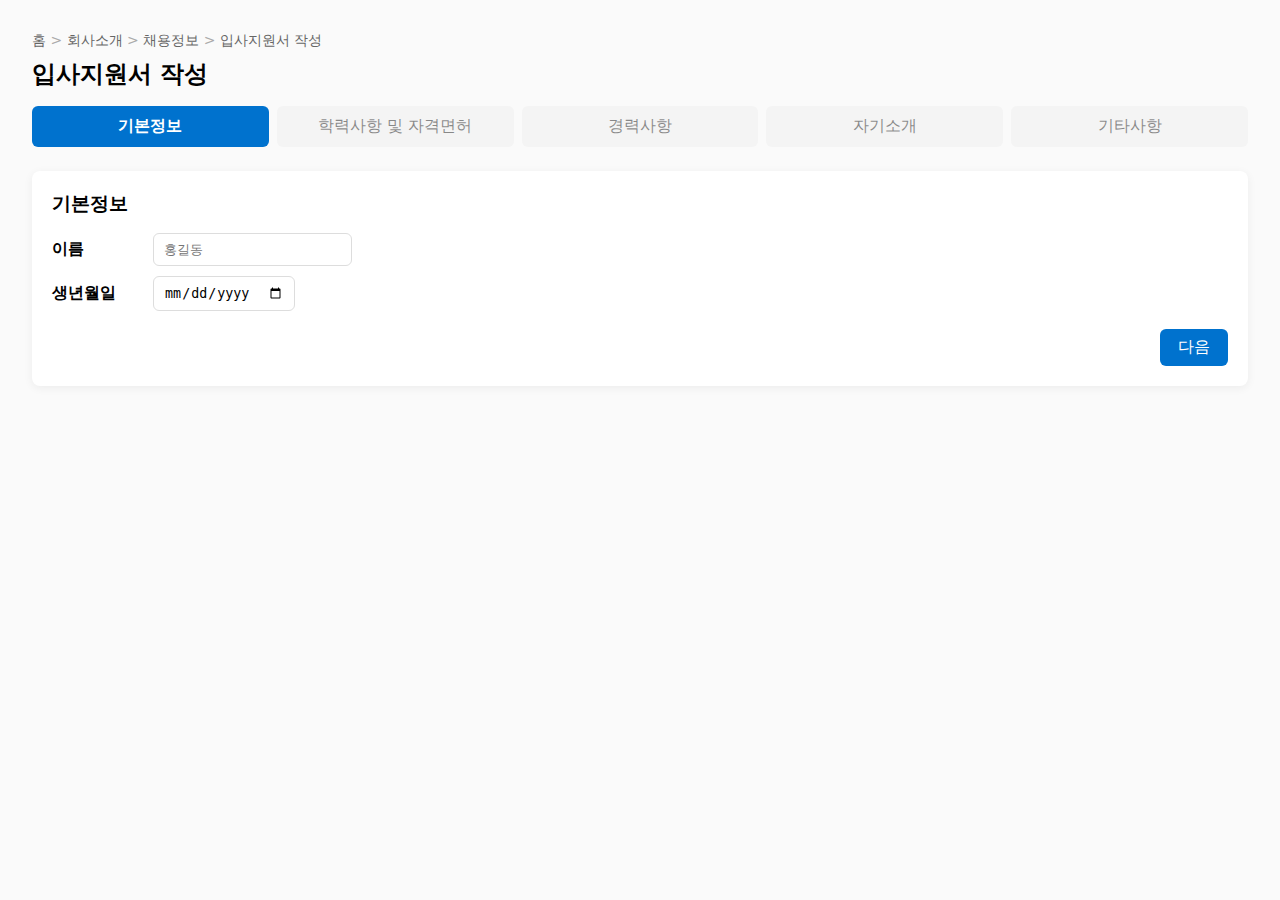
<file: 자료/다음버튼_누르면_스탭_넘어가기.html>
<!DOCTYPE html>
<html lang="ko">
<head>
  <meta charset="UTF-8" />
  <meta http-equiv="X-UA-Compatible" content="IE=edge" />
  <title>입사지원서 작성</title>
  <meta name="viewport" content="width=device-width, initial-scale=1.0" />

  <style>
    body { font-family: system-ui, -apple-system, "Segoe UI", "맑은 고딕", sans-serif; margin:0; padding:0; background:#fafafa; }
    .bodyWrap { padding:32px; }
    h2, h3 { margin:0 0 16px; }
    .location-container { font-size:14px; color:#666; margin-bottom:8px; }
    .breadcrumb { padding:0; margin:0; list-style:none; }
    .breadcrumb li { display:inline; }
    .breadcrumb li+li::before { content:" > "; color:#aaa; }

    /* 스텝바 */
    .step-container { margin:16px 0 24px; }
    .step-container ul { display:flex; gap:8px; padding:0; margin:0; list-style:none; }
    .step-container ul li { flex:1; text-align:center; padding:10px 6px; background:#eee; border-radius:6px; opacity:.45; transition:all .2s; }
    .step-container ul li.prev { opacity:.75; background:#e4e4e4; }
    .step-container ul li.on { opacity:1; background:#0072ce; color:#fff; font-weight:700; }
    .step-container.is-hidden { display:none; }

    /* 그룹(스텝) */
    .group { display:none; }
    .group.active { display:block; background:#fff; padding:20px; border-radius:8px; box-shadow:0 2px 10px rgba(0,0,0,.06); }

    /* 폼/버튼 */
    .form-content label { display:inline-block; min-width:96px; font-weight:600; }
    .form-content input, .form-content select, .form-content textarea { padding:8px 10px; border:1px solid #ddd; border-radius:6px; }
    .form-content textarea { width:100%; max-width:720px; }
    .row { margin:10px 0; }
    .bottom-container { text-align:right; margin-top:18px; }
    .button-group a { display:inline-block; padding:8px 18px; border-radius:6px; text-decoration:none; margin-left:8px; }
    .btn-primary { background:#0072ce; color:#fff; }
    .btn-secondary { background:#ccc; color:#111; }

    /* 미리보기 모드: 모든 그룹 펼침 */
    .page-container.is-preview .group { display:block; }
    .page-container.is-preview .group.active { display:block; } /* 의미상 유지 */
    .page-container.is-preview .group .bottom-container { display:none; } /* 그룹 내부 버튼 숨김 */
    .step-container.is-hidden { display:none; }

    /* 미리보기 하단 고정 CTA */
    .preview-cta { display:none; text-align:right; margin-top:16px; }
    .preview-cta .button-group a {
      display:inline-block; padding:8px 18px; border-radius:6px; text-decoration:none; margin-left:8px;
    }
    .preview-cta .btn-primary { background:#0072ce; color:#fff; }
    .preview-cta .btn-secondary { background:#ccc; color:#111; }
    .page-container.is-preview .preview-cta { display:block; }
  </style>
</head>
<body>
  <div class="bodyWrap">
    <main class="contentWrap">

      <nav class="location-container">
        <ol class="breadcrumb">
          <li><span>홈</span></li>
          <li><span>회사소개</span></li>
          <li><span>채용정보</span></li>
          <li><span>입사지원서 작성</span></li>
        </ol>
      </nav>

      <section class="visual-container">
        <h2>입사지원서 작성</h2>
      </section>

      <!-- 스텝바 (1~5까지만 표시) -->
      <section class="step-container">
        <div class="step-content">
          <ul class="col2">
            <li class="on"><span>기본정보</span></li>
            <li class="next"><span>학력사항  및 자격면허</span></li>
            <li class="next"><span>경력사항</span></li>
            <li class="next"><span>자기소개</span></li>
            <li class="next"><span>기타사항</span></li>
          </ul>
        </div>
      </section>

      <section class="page-container WCR50202DS">
        <div class="table-content">
          <!-- STEP 1 -->
          <div class="group step1 active">
            <h3 class="essential">기본정보</h3>
            <form class="form-content">
              <div class="row">
                <label for="name" class="req">이름</label>
                <input type="text" id="name" name="name" data-label="이름" placeholder="홍길동" />
              </div>
              <div class="row">
                <label for="birth">생년월일</label>
                <input type="date" id="birth" name="birth" data-label="생년월일" />
              </div>
              <div class="bottom-container">
                <div class="button-group">
                  <a href="#" class="btn-primary">다음</a>
                </div>
              </div>
            </form>
          </div>

          <!-- STEP 2 -->
          <div class="group step2">
            <h3 class="essential">학력사항  및 자격면허</h3>
            <form class="form-content">
              <div class="row">
                <label for="school">최종학력</label>
                <input type="text" id="school" name="school" data-label="최종학력" placeholder="○○대학교 ○○학과" />
              </div>
              <div class="row">
                <label for="license">자격증</label>
                <input type="text" id="license" name="license" data-label="자격증" placeholder="정보처리기사 등" />
              </div>
              <div class="bottom-container">
                <div class="button-group">
                  <a href="#" class="btn-secondary">이전</a>
                  <a href="#" class="btn-primary">다음</a>
                </div>
              </div>
            </form>
          </div>

          <!-- STEP 3 -->
          <div class="group step3">
            <h3 class="essential">경력사항</h3>
            <form class="form-content">
              <div class="row">
                <label for="company">근무회사</label>
                <input type="text" id="company" name="company" data-label="근무회사" placeholder="○○주식회사" />
              </div>
              <div class="row">
                <label for="position">직책</label>
                <input type="text" id="position" name="position" data-label="직책" placeholder="대리/과장 등" />
              </div>
              <div class="bottom-container">
                <div class="button-group">
                  <a href="#" class="btn-secondary">이전</a>
                  <a href="#" class="btn-primary">다음</a>
                </div>
              </div>
            </form>
          </div>

          <!-- STEP 4 -->
          <div class="group step4">
            <h3 class="essential">자기소개</h3>
            <form class="form-content">
              <div class="row">
                <label for="intro">자기소개</label>
                <textarea id="intro" name="intro" rows="5" data-label="자기소개" placeholder="간단한 자기소개를 작성해주세요."></textarea>
              </div>
              <div class="bottom-container">
                <div class="button-group">
                  <a href="#" class="btn-secondary">이전</a>
                  <a href="#" class="btn-primary">다음</a>
                </div>
              </div>
            </form>
          </div>

          <!-- STEP 5 -->
          <div class="group step5">
            <h3 class="essential">기타사항</h3>
            <form class="form-content">
              <div class="row">
                <label for="hobby">취미</label>
                <input type="text" id="hobby" name="hobby" data-label="취미" placeholder="등산, 독서 등" />
              </div>
              <div class="row">
                <label for="strength">특기</label>
                <input type="text" id="strength" name="strength" data-label="특기" placeholder="문제해결, 커뮤니케이션 등" />
              </div>
              <div class="bottom-container">
                <div class="button-group">
                  <a href="#" class="btn-secondary">이전</a>
                  <a href="#" class="btn-primary">미리보기</a>
                </div>
              </div>
            </form>
          </div>

          <!-- 미리보기 하단 CTA (미리보기 단계에서만 노출) -->
          <div class="preview-cta">
            <div class="button-group">
              <a href="#" class="btn-secondary" data-role="preview-back">이전</a>
              <a href="#" class="btn-primary" data-role="preview-submit">최종제출</a>
            </div>
          </div>
        </div>
      </section>
    </main>
  </div>

  <script src="https://code.jquery.com/jquery-3.6.0.min.js"></script>
  <script>
  $(function () {
    const $stepsbar = $('.step-container');
    const $stepLis  = $stepsbar.find('ul li');        // 1~N (입력 단계)
    const $page     = $('.page-container');
    const $groups   = $page.find('.group');           // 입력 단계들
    const PROC      = $stepLis.length;                // 입력 단계 수(예: 5)
    const PREVIEW   = PROC + 1;                       // 미리보기 단계
    let cur = 1;

    const primaryText = (step)=> step===PREVIEW ? '최종제출' : (step===PROC ? '미리보기' : '다음');

    function updateButtons(step){
      const $active = $groups.eq(Math.max(0, step-1));
      const $pri = $active.find('.btn-primary');
      const $sec = $active.find('.btn-secondary');
      if (step === PREVIEW) return; // 미리보기에서는 그룹 내 버튼 숨김(CSS), 별도 CTA 사용
      $pri.text(primaryText(step));
      (step === 1) ? $sec.hide() : $sec.show();
    }

    function updateIndicator(step){
      $stepLis.each((i, li)=>{
        const idx = i + 1;
        $(li)
          .toggleClass('prev', idx < step)
          .toggleClass('on',   idx === step)
          .toggleClass('next', idx > step);
      });
    }

    function setStep(n){
      cur = Math.max(1, Math.min(n, PREVIEW));

      if (cur === PREVIEW) {
        // 미리보기: 모든 그룹 펼침 + 스텝바 숨김
        $page.addClass('is-preview');
        $groups.removeClass('active');
        $stepsbar.addClass('is-hidden');
      } else {
        // 일반 모드: 한 그룹만 표시
        $page.removeClass('is-preview');
        $groups.removeClass('active').eq(cur-1).addClass('active');
        $stepsbar.removeClass('is-hidden');
        updateButtons(cur);
      }
      updateIndicator(cur);
    }

    // 다음(또는 미리보기/제출)
    $(document).on('click', '.btn-primary', function(e){
      e.preventDefault();
      if (cur < PREVIEW) {
        setStep(cur + 1);        // 마지막 입력 단계에서 누르면 PREVIEW 진입
      }
    });

    // 이전
    $(document).on('click', '.btn-secondary', function(e){
      e.preventDefault();
      if (cur > 1) setStep(cur - 1);
    });

    // 미리보기 하단 CTA: 이전
    $(document).on('click', '[data-role="preview-back"]', function(e){
      e.preventDefault();
      setStep(PROC);             // 미리보기 이전으로 복귀(마지막 입력 스텝)
    });

    // 미리보기 하단 CTA: 최종제출
    $(document).on('click', '[data-role="preview-submit"]', function(e){
      e.preventDefault();
      // 실제 제출 처리로 교체 가능:
      // $('form').first().trigger('submit');
      alert('제출이 완료되었습니다.');
      // 필요 시 초기화:
      // setStep(1);
    });

    // 초기 진입
    setStep(1);
  });
  </script>
</body>
</html>
</file>
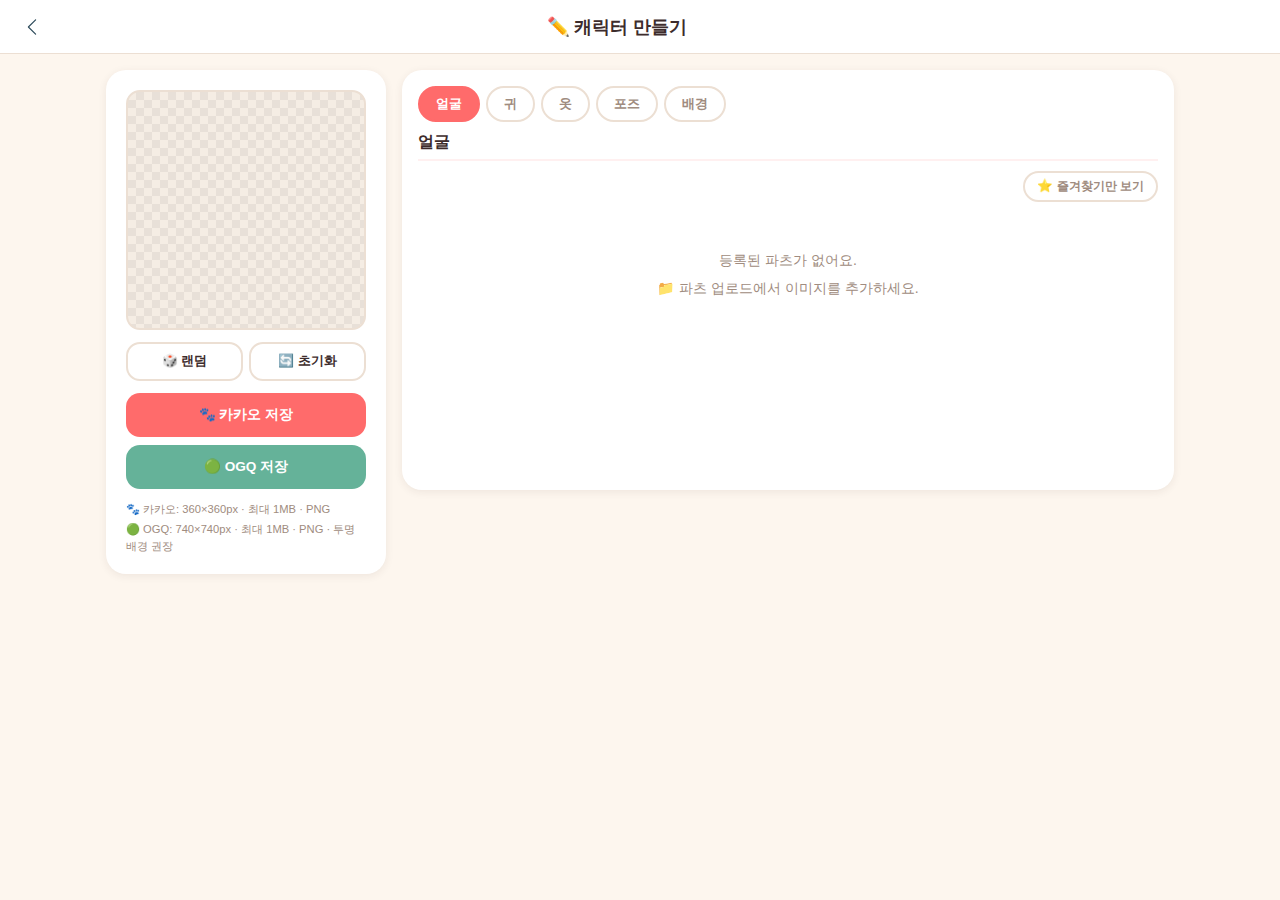
<file: POTATO/views/maker.html>
<!DOCTYPE html>
<html lang="ko">
<head>
    <meta charset="UTF-8">
    <meta name="viewport" content="width=device-width, initial-scale=1.0, user-scalable=no">
    <title>캐릭터 만들기 — 이모티콘 메이커</title>
    <link rel="preconnect" href="assets/css/base/font.css">
    <link rel="stylesheet" href="../assets/css/base/reset.css">
    <link rel="stylesheet" href="../assets/css/base/animations.css">
    <link rel="stylesheet" href="../assets/css/components/button.css">
    <link rel="stylesheet" href="../assets/css/components/tab.css">
    <link rel="stylesheet" href="../assets/css/components/header.css">
    <link rel="stylesheet" href="../assets/css/components/card.css">
    <link rel="stylesheet" href="../assets/css/components/toast.css">
    <link rel="stylesheet" href="../assets/css/pages/maker.css">
    <link rel="stylesheet" href="../assets/css/responsive.css">
</head>
<body>

<div id="page-maker">

    <header class="sub-header">
        <a class="back-btn" href="../index.html">← 뒤로</a>
        <h1 class="sub-header-title">✏️ 캐릭터 만들기</h1>
        <div class="sub-header-right"></div>
    </header>

    <div class="maker-layout">

        <!-- 왼쪽: 미리보기 -->
        <section class="preview-section">
            <div class="canvas-wrapper">
                <canvas id="preview-canvas" width="360" height="360"></canvas>
            </div>
            <div class="preview-actions">
                <button id="btn-random" class="action-btn btn-secondary">🎲 랜덤</button>
                <button id="btn-reset"  class="action-btn btn-secondary">🔄 초기화</button>
            </div>
            <div class="save-actions">
                <button id="btn-save-kakao" class="action-btn btn-kakao">🐾 카카오 저장</button>
                <button id="btn-save-ogq"   class="action-btn btn-ogq">🟢 OGQ 저장</button>
            </div>
            <div class="save-hint">
                <p>🐾 카카오: 360×360px · 최대 1MB · PNG</p>
                <p>🟢 OGQ: 740×740px · 최대 1MB · PNG · 투명 배경 권장</p>
            </div>
        </section>

        <!-- 오른쪽: 파츠 선택 -->
        <section class="parts-section">
            <nav class="tab-bar" id="maker-tab-bar" role="tablist"></nav>
            <p class="parts-tab-title" id="tab-title"></p>
            <div class="fav-filter-row">
                <button id="btn-fav-filter" class="fav-filter-btn">⭐ 즐겨찾기만 보기</button>
            </div>
            <div id="parts-grid" role="tabpanel"></div>
        </section>

    </div>
</div>

<div id="toast" class="toast hidden"></div>

<script src="../assets/js/core/db.js"></script>
<script src="../assets/js/config/parts-config.js"></script>
<script src="../assets/js/core/save-manager.js"></script>
<script src="../assets/js/pages/maker.js"></script>

</body>
</html>
</file>
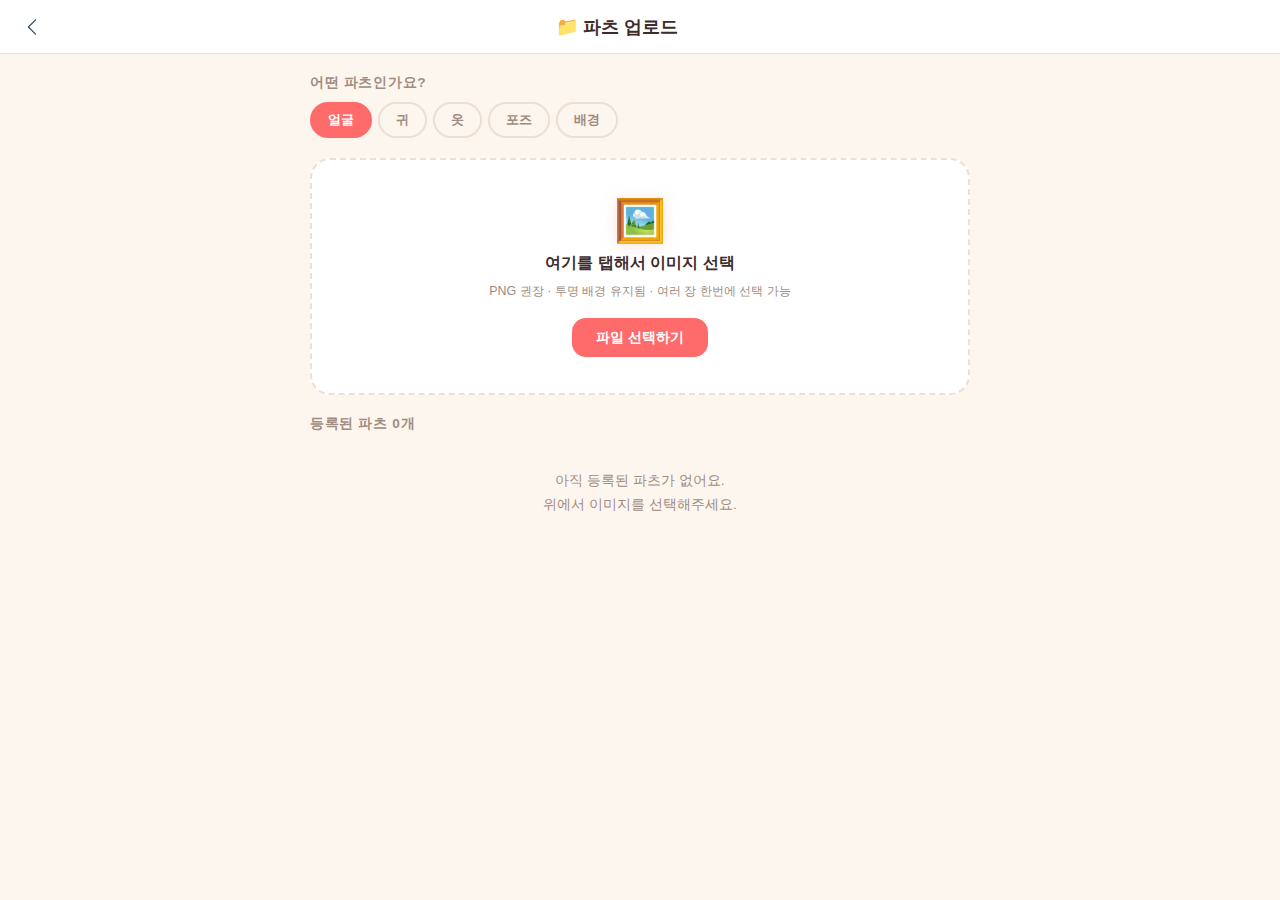
<file: POTATO/views/upload.html>
<!DOCTYPE html>
<html lang="ko">
<head>
    <meta charset="UTF-8">
    <meta name="viewport" content="width=device-width, initial-scale=1.0, user-scalable=no">
    <title>파츠 업로드 — 이모티콘 메이커</title>
    <link rel="preconnect" href="assets/css/base/font.css">
    <link rel="stylesheet" href="../assets/css/base/reset.css">
    <link rel="stylesheet" href="../assets/css/base/animations.css">
    <link rel="stylesheet" href="../assets/css/components/button.css">
    <link rel="stylesheet" href="../assets/css/components/tab.css">
    <link rel="stylesheet" href="../assets/css/components/header.css">
    <link rel="stylesheet" href="../assets/css/components/card.css">
    <link rel="stylesheet" href="../assets/css/components/toast.css">
    <link rel="stylesheet" href="../assets/css/pages/upload.css">
    <link rel="stylesheet" href="../assets/css/responsive.css">
</head>
<body>

<div id="page-upload">

    <header class="sub-header">
        <a class="back-btn" href="../index.html">← 뒤로</a>
        <h1 class="sub-header-title">📁 파츠 업로드</h1>
        <div class="sub-header-right"></div>
    </header>

    <div class="upload-layout">

        <div class="upload-tab-row">
            <p class="upload-section-label">어떤 파츠인가요?</p>
            <nav class="tab-bar" id="upload-tab-bar" role="tablist"></nav>
        </div>

        <div class="upload-drop-area" id="upload-drop-area">
            <input type="file" id="upload-input" accept="image/png,image/jpeg,image/webp" multiple hidden>
            <div class="upload-drop-inner">
                <span class="upload-drop-icon">🖼️</span>
                <p class="upload-drop-text">여기를 탭해서 이미지 선택</p>
                <p class="upload-drop-hint">PNG 권장 · 투명 배경 유지됨 · 여러 장 한번에 선택 가능</p>
                <button class="upload-select-btn" id="upload-select-btn">파일 선택하기</button>
            </div>
        </div>

        <div class="upload-list-section">
            <p class="upload-section-label">등록된 파츠 <span id="upload-count">0</span>개</p>
            <div id="upload-parts-grid" class="upload-parts-grid"></div>
        </div>

    </div>
</div>

<div id="toast" class="toast hidden"></div>

<script src="../assets/js/core/db.js"></script>
<script src="../assets/js/config/parts-config.js"></script>
<script src="../assets/js/pages/upload.js"></script>

</body>
</html>
</file>
<file: CharBox/assets/css/style.css>
/* =========================
   Base
========================= */

body { background: #f7f7f7; font-family: Arial, "Apple SD Gothic Neo", "Malgun Gothic", sans-serif; color: #222; line-height: 1.5; }

/* =========================
   Layout
========================= */

.wrap { max-width: 1100px; padding: 24px 16px 40px; margin: 0 auto; }

.header { margin-bottom: 24px; }

.header h1 { margin-bottom: 8px; font-size: 28px; }

.header p { color: #555; }

/* =========================
   Search
========================= */

.search-box { margin-bottom: 16px; }

.search-box label { display: block; margin-bottom: 6px; font-weight: bold; }

.search-box input { box-sizing: border-box; width: 100%; padding: 10px 12px; border: 1px solid #aaa; font-size: 16px; }

/* =========================
   Category
========================= */

.category-list { margin-bottom: 16px; }

.category-list li { display: inline-block; margin: 0 6px 8px 0; }

.category-btn { padding: 8px 12px; border: 1px solid #777; background: #fff; }

.category-btn.is-active { background: #222; font-weight: bold; color: #fff; }

/* =========================
   Table
========================= */

.table-wrap { overflow-x: auto; border: 1px solid #ddd; background: #fff; }

.table-wrap table { width: 100%; min-width: 900px; }

.table-wrap table caption { padding: 12px; font-weight: bold; text-align: left; }

.table-wrap table th,
.table-wrap table td { padding: 12px; border-top: 1px solid #ddd; text-align: left; }

.table-wrap table th { background: #f1f1f1; }

.symbol { font-size: 24px; font-weight: bold; }

/* =========================
   Button
========================= */

.copy-btn { padding: 6px 10px; margin: 2px; border: 1px solid #777; background: #fff; }

.copy-btn:hover,
.copy-btn:focus,
.category-btn:hover,
.category-btn:focus { outline: 2px solid #000; outline-offset: 2px; }

/* =========================
   상태 메시지
========================= */

.status-message { min-height: 24px; margin-top: 12px; font-weight: bold; }

.empty-message { padding: 24px; text-align: center; color: #666; }

.disabled-text { color: #999; }

/* =========================
   접근성
========================= */

.visually-hidden { position: absolute; overflow: hidden; width: 1px; height: 1px; margin: -1px; clip: rect(0 0 0 0); }
</file>
<file: DailySummary/assets/css/default.css>
/* default.css */

:root { 
    --bg: #0f0f0f;
    --surface: #1a1a1a;
    --surface2: #222;
    --border: #2e2e2e;
    --border2: #3a3a3a;
    --text: #e8e8e8;
    --text-sub: #888;
    --text-hint: #555;
    --accent: #4f7fff;
    --accent-dim: rgba(79, 127, 255, 0.12);
    --accent-hover: #6b93ff;
    --success: #3ecf8e;
    --danger: #ff5c5c;
    --warning: #ffb84d;
    --radius: 10px;
    --radius-sm: 6px;
}

body { min-height: 100vh; background: var(--bg); font-family: "Noto Sans KR", sans-serif; font-size: 14px; color: var(--text); line-height: 1.6; }

/* 공통 유틸 */
.hidden { display: none !important; }
</file>
<file: DailySummary/assets/css/style.css>
/* =========================================================
   1. LAYOUT
========================================================= */

.layout {
    display: flex;
    min-height: 100vh;
}

.main {
    flex: 1;
    margin-left: 220px;
    padding: 36px 32px 80px;
}

/* =========================================================
   2. SIDEBAR / NAV
========================================================= */

.sidebar {
    position: fixed;
    top: 0;
    left: 0;
    bottom: 0;
    width: 220px;
    flex-shrink: 0;
    overflow-y: auto;
    display: flex;
    flex-direction: column;
    gap: 4px;
    padding: 28px 16px;
    background: var(--surface);
    border-right: 1px solid var(--border);
}

.logo {
    margin-bottom: 20px;
    padding-left: 4px;
    color: var(--text);
    font-size: 17px;
    font-weight: 700;
    letter-spacing: -0.5px;
}

.logo span {
    color: var(--accent);
}

.nav-label {
    margin-top: 12px;
    margin-bottom: 4px;
    padding: 0 4px;
    color: var(--text-hint);
    font-size: 10px;
    font-weight: 500;
    text-transform: uppercase;
    letter-spacing: 1px;
}

.nav-item {
    display: flex;
    align-items: center;
    gap: 8px;
    width: 100%;
    padding: 7px 10px;
    border: none;
    border-radius: var(--radius-sm);
    background: none;
    color: var(--text-sub);
    font-family: "Noto Sans KR", sans-serif;
    font-size: 13px;
    text-align: left;
    cursor: pointer;
    transition: all 0.15s;
}

.nav-item:hover {
    background: var(--surface2);
    color: var(--text);
}

.nav-item.active {
    background: var(--accent-dim);
    color: var(--accent);
}

.nav-item .cnt {
    margin-left: auto;
    padding: 1px 6px;
    border-radius: 10px;
    background: var(--surface2);
    color: var(--text-hint);
    font-family: "JetBrains Mono", monospace;
    font-size: 10px;
}

/* =========================================================
   3. PAGE HEADER
========================================================= */

.page-header {
    display: flex;
    align-items: flex-start;
    justify-content: space-between;
    gap: 16px;
    margin-bottom: 22px;
}

.page-title {
    font-size: 18px;
    font-weight: 700;
}

.date-now {
    color: var(--text-hint);
    font-family: "JetBrains Mono", monospace;
    font-size: 11px;
}

.header-actions {
    display: flex;
    align-items: center;
    justify-content: flex-end;
    gap: 8px;
    flex-wrap: wrap;
}

/* =========================================================
   4. BUTTON
========================================================= */

.btn-primary,
.btn-secondary,
.btn-danger {
    padding: 8px 14px;
    border: none;
    border-radius: var(--radius-sm);
    font-family: "Noto Sans KR", sans-serif;
    font-size: 13px;
    font-weight: 500;
    cursor: pointer;
    transition: all 0.2s;
}

.btn-primary {
    background: var(--accent);
    color: #fff;
}

.btn-primary:hover {
    background: var(--accent-hover);
}

.btn-secondary {
    border: 1px solid var(--border2);
    background: var(--surface2);
    color: var(--text);
}

.btn-secondary:hover {
    border-color: var(--text-sub);
}

.btn-danger {
    border: 1px solid rgba(255, 92, 92, 0.4);
    background: transparent;
    color: var(--danger);
}

.btn-danger:hover {
    background: rgba(255, 92, 92, 0.08);
}

.btn-icon {
    padding: 3px 8px;
    border: 1px solid var(--border);
    border-radius: 4px;
    background: none;
    color: var(--text-hint);
    font-family: "Noto Sans KR", sans-serif;
    font-size: 12px;
    cursor: pointer;
    transition: all 0.2s;
}

.btn-icon:hover {
    border-color: var(--border2);
    background: var(--surface2);
    color: var(--text);
}

.btn-icon.del:hover {
    border-color: var(--danger);
    color: var(--danger);
}

.btn-copy {
    display: inline-block;
    margin-top: 8px;
    padding: 4px 10px;
    border: none;
    border-radius: 4px;
    background: rgba(79, 127, 255, 0.2);
    color: var(--accent);
    font-family: "Noto Sans KR", sans-serif;
    font-size: 11px;
    cursor: pointer;
    transition: background 0.2s;
}

.btn-copy:hover {
    background: rgba(79, 127, 255, 0.35);
}

/* =========================================================
   5. TOOLBAR / STATUS
========================================================= */

.toolbar {
    display: flex;
    align-items: center;
    gap: 12px;
    flex-wrap: wrap;
    margin-bottom: 18px;
}

.status-chip {
    display: inline-flex;
    align-items: center;
    gap: 6px;
    min-height: 34px;
    padding: 6px 10px;
    border: 1px solid var(--border);
    border-radius: var(--radius-sm);
    background: var(--surface);
    color: var(--text-sub);
    font-size: 12px;
}

.status-chip strong {
    color: var(--text);
    font-weight: 500;
}

.status-chip.warning {
    border-color: rgba(255, 184, 77, 0.3);
    color: var(--warning);
}

/* =========================================================
   6. FORM / INPUT
========================================================= */

.search-wrap {
    position: relative;
    margin-bottom: 20px;
}

.search-icon {
    position: absolute;
    top: 50%;
    left: 12px;
    transform: translateY(-50%);
    color: var(--text-hint);
    font-size: 14px;
    pointer-events: none;
}

.search-input {
    width: 100%;
    padding: 9px 14px 9px 36px;
    border: 1px solid var(--border);
    border-radius: var(--radius-sm);
    outline: none;
    background: var(--surface);
    color: var(--text);
    font-family: "Noto Sans KR", sans-serif;
    font-size: 13px;
    transition: border-color 0.2s;
}

.search-input:focus {
    border-color: var(--accent);
}

.search-input::placeholder {
    color: var(--text-hint);
}

.field {
    margin-bottom: 14px;
}

.field-label {
    margin-bottom: 6px;
    color: var(--text-sub);
    font-size: 11px;
    font-weight: 500;
}

.field-input,
.field-textarea {
    width: 100%;
    border: 1px solid var(--border);
    border-radius: var(--radius-sm);
    outline: none;
    background: var(--surface2);
    color: var(--text);
    font-family: "Noto Sans KR", sans-serif;
    font-size: 13px;
    transition: border-color 0.2s;
}

.field-input {
    padding: 9px 12px;
}

.field-textarea {
    min-height: 130px;
    padding: 10px 12px;
    resize: vertical;
    line-height: 1.75;
}

.field-input:focus,
.field-textarea:focus {
    border-color: var(--accent);
}

.field-input::placeholder,
.field-textarea::placeholder {
    color: var(--text-hint);
}

.field-row {
    display: grid;
    grid-template-columns: 1fr 1fr;
    gap: 12px;
}

/* =========================================================
   7. LIST / CARD
========================================================= */

.date-group-label {
    margin-top: 20px;
    margin-bottom: 20px;
    padding: 6px 0;
    border-bottom: 1px solid var(--border);
    color: var(--text-hint);
    font-family: "JetBrains Mono", monospace;
    font-size: 11px;
}

.date-group-label:first-child {
    margin-top: 0;
}

.records-list {
    display: flex;
    flex-direction: column;
    gap: 20px;
}

.record-card {
    padding: 16px 18px;
    border: 1px solid var(--border);
    border-radius: var(--radius);
    background: var(--surface);
    transition: border-color 0.2s;
}

.record-card:hover {
    border-color: var(--border2);
}

.record-top {
    display: flex;
    align-items: flex-start;
    justify-content: space-between;
    gap: 10px;
    margin-bottom: 8px;
}

.record-meta {
    display: flex;
    align-items: center;
    gap: 8px;
    flex-wrap: wrap;
}

.record-date {
    color: var(--text-hint);
    font-family: "JetBrains Mono", monospace;
    font-size: 11px;
}

.record-project {
    padding: 2px 8px;
    border-radius: 4px;
    background: var(--accent-dim);
    color: var(--accent);
    font-size: 11px;
    font-weight: 500;
}

.record-actions {
    display: flex;
    gap: 4px;
    flex-shrink: 0;
}

.record-title {
    margin-bottom: 6px;
    font-size: 14px;
    font-weight: 500;
}

.record-content {
    color: var(--text-sub);
    font-size: 13px;
    line-height: 1.75;
    white-space: pre-wrap;
    word-break: break-word;
}

.empty-state {
    padding: 60px 0;
    color: var(--text-hint);
    text-align: center;
}

.empty-icon {
    margin-bottom: 12px;
    font-size: 32px;
}

.empty-text {
    font-size: 13px;
    line-height: 1.8;
}

/* =========================================================
   8. MODAL
========================================================= */

.modal-overlay {
    position: fixed;
    inset: 0;
    z-index: 100;
    display: none;
    align-items: center;
    justify-content: center;
    padding: 20px;
    background: rgba(0, 0, 0, 0.65);
}

.modal-overlay.show {
    display: flex;
}

.modal {
    width: 100%;
    max-width: 560px;
    max-height: 90vh;
    overflow-y: auto;
    padding: 24px;
    border: 1px solid var(--border2);
    border-radius: var(--radius);
    background: var(--surface);
}

.modal-header {
    display: flex;
    align-items: center;
    justify-content: space-between;
    margin-bottom: 18px;
}

.modal-title {
    font-size: 15px;
    font-weight: 500;
}

.modal-close {
    border: none;
    background: none;
    color: var(--text-hint);
    font-size: 20px;
    line-height: 1;
    cursor: pointer;
    transition: color 0.2s;
}

.modal-close:hover {
    color: var(--text);
}

.tip-box {
    margin-bottom: 16px;
    padding: 12px 14px;
    border: 1px solid rgba(79, 127, 255, 0.2);
    border-radius: var(--radius-sm);
    background: var(--accent-dim);
    color: var(--accent);
    font-size: 12px;
    line-height: 1.7;
}

.tip-box strong {
    display: block;
    margin-bottom: 4px;
    font-weight: 500;
}

.modal-actions {
    display: flex;
    gap: 8px;
    margin-top: 18px;
}

/* =========================================================
   9. FEEDBACK
========================================================= */

.toast {
    position: fixed;
    right: 24px;
    bottom: 24px;
    z-index: 999;
    max-width: 320px;
    padding: 10px 16px;
    border: 1px solid var(--border2);
    border-radius: var(--radius-sm);
    background: var(--surface2);
    color: var(--text);
    font-size: 13px;
    line-height: 1.5;
    opacity: 0;
    transform: translateY(8px);
    transition: all 0.25s;
    pointer-events: none;
}

.toast.show {
    opacity: 1;
    transform: translateY(0);
}

.toast.success {
    border-color: rgba(62, 207, 142, 0.35);
    color: var(--success);
}

.toast.error {
    border-color: rgba(255, 92, 92, 0.35);
    color: var(--danger);
}

.toast.warning {
    border-color: rgba(255, 184, 77, 0.35);
    color: var(--warning);
}

/* =========================================================
   10. RESPONSIVE
========================================================= */

@media (max-width: 860px) {
    .sidebar {
        display: none;
    }

    .main {
        margin-left: 0;
        padding: 20px 16px 60px;
    }

    .page-header {
        flex-direction: column;
        align-items: stretch;
    }

    .header-actions {
        justify-content: flex-start;
    }
}

@media (max-width: 640px) {
    .field-row {
        grid-template-columns: 1fr;
    }
}
</file>
<file: POTATO/assets/css/style.css>
/* =============================================
    style.css — 이모티콘 메이커 전체 스타일
    폰트: Gaegu (손글씨 감성) + Nanum Gothic (본문)
============================================= */


/* --------------------------------------------------
    1. 리셋 & CSS 변수
-------------------------------------------------- */
*, *::before, *::after {
    box-sizing: border-box;
    margin: 0;
    padding: 0;
    -webkit-tap-highlight-color: transparent;
}

:root {
    /* 컬러 */
    --c-bg:           #fdf6ee;
    --c-surface:      #ffffff;
    --c-surface-2:    #fef9f4;
    --c-border:       #ecdfd3;
    --c-primary:      #ff6b6b;
    --c-primary-dark: #e85555;
    --c-primary-bg:   #fff0f0;
    --c-secondary:    #ffa94d;
    --c-accent:       #74c0fc;
    --c-success:      #69db7c;
    --c-danger:       #ff6b6b;
    --c-text:         #3d2c2c;
    --c-text-muted:   #a08c80;
    --c-star:         #ffd43b;

    /* 타이포 */
    --font-display: "Gaegu", cursive;
    --font-body:    "Nanum Gothic", sans-serif;

    /* 공간 */
    --radius-sm:  8px;
    --radius-md:  14px;
    --radius-lg:  20px;
    --radius-xl:  28px;
    --shadow-sm:  0 2px 8px rgba(61, 44, 44, 0.08);
    --shadow-md:  0 4px 20px rgba(61, 44, 44, 0.12);
    --shadow-lg:  0 8px 40px rgba(61, 44, 44, 0.16);

    /* 전환 */
    --ease: 0.18s cubic-bezier(0.4, 0, 0.2, 1);
}

body {
    font-family: var(--font-body);
    background: var(--c-bg);
    color: var(--c-text);
    min-height: 100vh;
    min-height: 100dvh;
    overflow-x: hidden;
}

button {
    font-family: var(--font-body);
    cursor: pointer;
    border: none;
    background: none;
}

img {
    display: block;
    max-width: 100%;
}


/* --------------------------------------------------
    2. 페이지 라우팅
-------------------------------------------------- */
#app {
    position: relative;
    min-height: 100vh;
    min-height: 100dvh;
}

.page {
    position: absolute;
    inset: 0;
    min-height: 100vh;
    min-height: 100dvh;
    animation: pageIn 0.22s ease both;
}

.page.hidden {
    display: none;
}

@keyframes pageIn {
    from { opacity: 0; transform: translateY(10px); }
    to   { opacity: 1; transform: translateY(0); }
}


/* --------------------------------------------------
    3. 메인 페이지
-------------------------------------------------- */
#page-main {
    display: flex;
    align-items: center;
    justify-content: center;
    background: var(--c-bg);
    overflow: hidden;
}

/* 배경 데코 블롭 */
.main-bg-deco {
    position: absolute;
    inset: 0;
    pointer-events: none;
    overflow: hidden;
}

.deco-blob {
    position: absolute;
    border-radius: 50%;
    filter: blur(60px);
    opacity: 0.45;
}

.blob-1 {
    width: 380px;
    height: 380px;
    background: #ffc9c9;
    top: -100px;
    right: -80px;
}

.blob-2 {
    width: 280px;
    height: 280px;
    background: #ffe8b0;
    bottom: -60px;
    left: -60px;
}

.blob-3 {
    width: 200px;
    height: 200px;
    background: #b2f2bb;
    top: 40%;
    left: 30%;
}

.main-content {
    position: relative;
    z-index: 1;
    width: 100%;
    max-width: 480px;
    padding: 40px 24px;
    display: flex;
    flex-direction: column;
    gap: 40px;
}

/* 로고 */
.main-header {
    text-align: center;
}

.main-logo {
    display: flex;
    flex-direction: column;
    align-items: center;
    gap: 6px;
}

.logo-icon {
    font-size: 3.2rem;
    line-height: 1;
    filter: drop-shadow(0 4px 12px rgba(255, 107, 107, 0.3));
    animation: floatIcon 3s ease-in-out infinite;
}

@keyframes floatIcon {
    0%, 100% { transform: translateY(0); }
    50%       { transform: translateY(-8px); }
}

.logo-title {
    font-family: var(--font-display);
    font-size: 2rem;
    font-weight: 700;
    color: var(--c-text);
    letter-spacing: -0.5px;
}

.logo-sub {
    font-size: 0.85rem;
    color: var(--c-text-muted);
}

/* 메인 네비게이션 버튼 */
.main-nav {
    display: flex;
    flex-direction: column;
    gap: 14px;
}

.main-nav-btn {
    display: grid;
    grid-template-columns: 52px 1fr auto;
    grid-template-rows: auto auto;
    align-items: center;
    padding: 18px 20px;
    background: var(--c-surface);
    border-radius: var(--radius-lg);
    box-shadow: var(--shadow-sm);
    border: 2px solid transparent;
    transition: all var(--ease);
    text-align: left;
    gap: 0 12px;
    position: relative;
    overflow: hidden;
}

.main-nav-btn::before {
    content: "";
    position: absolute;
    inset: 0;
    opacity: 0;
    transition: opacity var(--ease);
    border-radius: inherit;
}

.btn-maker::before  { background: linear-gradient(135deg, #fff0f0, #ffe8e8); }
.btn-upload::before { background: linear-gradient(135deg, #fff8ec, #ffefd6); }
.btn-gallery::before { background: linear-gradient(135deg, #f0f8ff, #e0f0ff); }

.main-nav-btn:hover,
.main-nav-btn:active {
    transform: translateY(-2px);
    box-shadow: var(--shadow-md);
}

.main-nav-btn:hover::before,
.main-nav-btn:active::before {
    opacity: 1;
}

.btn-maker:hover  { border-color: var(--c-primary); }
.btn-upload:hover { border-color: var(--c-secondary); }
.btn-gallery:hover { border-color: var(--c-accent); }

.nav-btn-icon {
    grid-row: 1 / 3;
    font-size: 1.8rem;
    line-height: 1;
    display: flex;
    align-items: center;
    justify-content: center;
    width: 52px;
    height: 52px;
    background: var(--c-bg);
    border-radius: var(--radius-md);
    position: relative;
    z-index: 1;
}

.nav-btn-title {
    font-family: var(--font-body);
    font-size: 1rem;
    font-weight: 800;
    color: var(--c-text);
    position: relative;
    z-index: 1;
    align-self: end;
}

.nav-btn-desc {
    font-size: 0.78rem;
    color: var(--c-text-muted);
    position: relative;
    z-index: 1;
    align-self: start;
    grid-column: 2;
}

.nav-btn-arrow {
    grid-row: 1 / 3;
    font-size: 1.1rem;
    color: var(--c-text-muted);
    position: relative;
    z-index: 1;
    transition: transform var(--ease);
}

.main-nav-btn:hover .nav-btn-arrow {
    transform: translateX(4px);
    color: var(--c-text);
}

.main-footer {
    text-align: center;
    font-size: 0.75rem;
    color: var(--c-text-muted);
}


/* --------------------------------------------------
    4. 서브 페이지 공통 헤더
-------------------------------------------------- */
.sub-header {
    display: flex;
    align-items: center;
    justify-content: space-between;
    padding: 14px 20px;
    background: var(--c-surface);
    border-bottom: 1.5px solid var(--c-border);
    position: sticky;
    top: 0;
    z-index: 100;
}

.back-btn {
    font-size: 0.9rem;
    font-weight: 700;
    color: var(--c-primary);
    padding: 6px 10px;
    border-radius: var(--radius-sm);
    transition: background var(--ease);
    min-width: 70px;
}

.back-btn:hover {
    background: var(--c-primary-bg);
}

.sub-header-title {
    font-family: var(--font-display);
    font-size: 1.15rem;
    font-weight: 700;
    color: var(--c-text);
}

.sub-header-right {
    min-width: 70px;
    display: flex;
    justify-content: flex-end;
}


/* --------------------------------------------------
    5. 공통 버튼
-------------------------------------------------- */
.action-btn {
    display: inline-flex;
    align-items: center;
    justify-content: center;
    gap: 6px;
    padding: 10px 18px;
    border-radius: var(--radius-md);
    font-size: 0.88rem;
    font-weight: 700;
    transition: all var(--ease);
    border: 2px solid transparent;
}

.action-btn:active {
    transform: scale(0.96);
}

.btn-primary {
    background: var(--c-primary);
    color: #fff;
}

.btn-primary:hover {
    background: var(--c-primary-dark);
}

.btn-secondary {
    background: var(--c-surface);
    color: var(--c-text);
    border-color: var(--c-border);
}

.btn-secondary:hover {
    border-color: var(--c-primary);
    color: var(--c-primary);
}

.btn-danger {
    background: #fff0f0;
    color: var(--c-danger);
    border-color: #ffd0d0;
}

.btn-danger:hover {
    background: var(--c-danger);
    color: #fff;
}


/* --------------------------------------------------
    6. 탭 바 (메이커 + 업로드 공통)
-------------------------------------------------- */
.tab-bar {
    display: flex;
    gap: 6px;
    flex-wrap: wrap;
}

.tab-btn {
    padding: 7px 16px;
    border: 2px solid var(--c-border);
    border-radius: 20px;
    background: transparent;
    font-size: 0.83rem;
    font-weight: 700;
    color: var(--c-text-muted);
    transition: all var(--ease);
    white-space: nowrap;
}

.tab-btn:hover {
    border-color: var(--c-primary);
    color: var(--c-primary);
}

.tab-btn.active {
    background: var(--c-primary);
    border-color: var(--c-primary);
    color: #fff;
}


/* --------------------------------------------------
    7. 메이커 페이지
-------------------------------------------------- */
#page-maker {
    display: flex;
    flex-direction: column;
    background: var(--c-bg);
}

.maker-layout {
    display: flex;
    gap: 16px;
    flex: 1;
    padding: 16px;
    align-items: flex-start;
    max-width: 1100px;
    margin: 0 auto;
    width: 100%;
}

/* 미리보기 영역 */
.preview-section {
    flex: 0 0 auto;
    display: flex;
    flex-direction: column;
    align-items: center;
    gap: 12px;
    background: var(--c-surface);
    border-radius: var(--radius-lg);
    padding: 20px;
    box-shadow: var(--shadow-sm);
    width: 280px;
}

/* 체커보드 배경 (투명 배경 시각화) */
.canvas-wrapper {
    position: relative;
    width: 240px;
    height: 240px;
    border-radius: var(--radius-md);
    overflow: hidden;
    border: 2px solid var(--c-border);
    background-image:
        linear-gradient(45deg, #e8e0d8 25%, transparent 25%),
        linear-gradient(-45deg, #e8e0d8 25%, transparent 25%),
        linear-gradient(45deg, transparent 75%, #e8e0d8 75%),
        linear-gradient(-45deg, transparent 75%, #e8e0d8 75%);
    background-size: 16px 16px;
    background-position: 0 0, 0 8px, 8px -8px, -8px 0;
    background-color: #f5ede4;
}

#preview-canvas {
    position: absolute;
    inset: 0;
    width: 100%;
    height: 100%;
}

.preview-actions {
    display: flex;
    gap: 6px;
    width: 100%;
    flex-wrap: wrap;
}

.preview-actions .action-btn {
    flex: 1;
    padding: 9px 6px;
    font-size: 0.8rem;
    min-width: 60px;
}

.save-hint {
    font-size: 0.72rem;
    color: var(--c-text-muted);
}

/* 파츠 선택 영역 */
.parts-section {
    flex: 1;
    display: flex;
    flex-direction: column;
    gap: 10px;
    background: var(--c-surface);
    border-radius: var(--radius-lg);
    padding: 16px;
    box-shadow: var(--shadow-sm);
    min-height: 420px;
}

.parts-tab-title {
    font-family: var(--font-display);
    font-size: 1rem;
    font-weight: 700;
    color: var(--c-text);
    padding-bottom: 6px;
    border-bottom: 2px solid var(--c-primary-bg);
}

/* 즐겨찾기 필터 */
.fav-filter-row {
    display: flex;
    justify-content: flex-end;
}

.fav-filter-btn {
    font-size: 0.78rem;
    font-weight: 700;
    color: var(--c-text-muted);
    padding: 5px 12px;
    border: 2px solid var(--c-border);
    border-radius: 20px;
    transition: all var(--ease);
}

.fav-filter-btn:hover,
.fav-filter-btn.active {
    border-color: var(--c-star);
    color: #8a6a00;
    background: #fffbe6;
}

/* 파츠 그리드 */
#parts-grid {
    display: grid;
    grid-template-columns: repeat(auto-fill, minmax(88px, 1fr));
    gap: 10px;
    overflow-y: auto;
    max-height: 460px;
    padding: 2px;
}

.part-card {
    position: relative;
    display: flex;
    flex-direction: column;
    align-items: center;
    gap: 6px;
    padding: 8px 6px;
    border: 2px solid var(--c-border);
    border-radius: var(--radius-md);
    cursor: pointer;
    background: var(--c-surface);
    transition: all var(--ease);
    user-select: none;
}

.part-card:hover {
    border-color: var(--c-primary);
    background: var(--c-primary-bg);
    transform: translateY(-2px);
    box-shadow: var(--shadow-sm);
}

.part-card.selected {
    border-color: var(--c-primary);
    background: var(--c-primary-bg);
    box-shadow: 0 0 0 3px rgba(255, 107, 107, 0.2);
}

.part-card.selected::after {
    content: "✓";
    position: absolute;
    top: 4px;
    right: 7px;
    font-size: 0.7rem;
    color: var(--c-primary);
    font-weight: 800;
}

.part-card img {
    width: 100%;
    aspect-ratio: 1 / 1;
    object-fit: contain;
    border-radius: 6px;
}

.part-label {
    font-size: 0.72rem;
    color: var(--c-text-muted);
    text-align: center;
    white-space: nowrap;
    overflow: hidden;
    text-overflow: ellipsis;
    width: 100%;
}

/* 즐겨찾기 별 버튼 */
.fav-btn {
    position: absolute;
    top: 4px;
    left: 6px;
    font-size: 0.8rem;
    line-height: 1;
    color: var(--c-border);
    transition: color var(--ease), transform var(--ease);
    z-index: 2;
}

.fav-btn:hover {
    transform: scale(1.3);
}

.fav-btn.starred {
    color: var(--c-star);
}

/* 이미지 없을 때 */
.img-placeholder {
    width: 100%;
    aspect-ratio: 1 / 1;
    background: var(--c-bg);
    border-radius: 6px;
    display: flex;
    align-items: center;
    justify-content: center;
    font-size: 1.4rem;
    color: var(--c-text-muted);
}

.empty-message {
    grid-column: 1 / -1;
    text-align: center;
    padding: 32px 16px;
    color: var(--c-text-muted);
    font-size: 0.88rem;
    line-height: 2;
}


/* --------------------------------------------------
    8. 업로드 페이지
-------------------------------------------------- */
#page-upload {
    display: flex;
    flex-direction: column;
    background: var(--c-bg);
}

.upload-layout {
    display: flex;
    flex-direction: column;
    gap: 20px;
    padding: 20px;
    max-width: 700px;
    margin: 0 auto;
    width: 100%;
}

.upload-tab-row {
    display: flex;
    flex-direction: column;
    gap: 10px;
}

.upload-section-label {
    font-size: 0.85rem;
    font-weight: 800;
    color: var(--c-text-muted);
    text-transform: uppercase;
    letter-spacing: 0.05em;
}

/* 드롭 영역 */
.upload-drop-area {
    border: 2.5px dashed var(--c-border);
    border-radius: var(--radius-lg);
    background: var(--c-surface);
    transition: all var(--ease);
    cursor: pointer;
}

.upload-drop-area:hover,
.upload-drop-area.drag-over {
    border-color: var(--c-primary);
    background: var(--c-primary-bg);
}

.upload-drop-inner {
    display: flex;
    flex-direction: column;
    align-items: center;
    gap: 8px;
    padding: 36px 24px;
    text-align: center;
}

.upload-drop-icon {
    font-size: 2.6rem;
    filter: drop-shadow(0 2px 8px rgba(255, 107, 107, 0.2));
}

.upload-drop-text {
    font-size: 1rem;
    font-weight: 800;
    color: var(--c-text);
}

.upload-drop-hint {
    font-size: 0.78rem;
    color: var(--c-text-muted);
    line-height: 1.6;
}

.upload-select-btn {
    margin-top: 8px;
    padding: 10px 24px;
    background: var(--c-primary);
    color: #fff;
    border-radius: var(--radius-md);
    font-size: 0.9rem;
    font-weight: 700;
    transition: all var(--ease);
}

.upload-select-btn:hover {
    background: var(--c-primary-dark);
}

/* 등록된 파츠 그리드 */
.upload-parts-grid {
    display: grid;
    grid-template-columns: repeat(auto-fill, minmax(90px, 1fr));
    gap: 10px;
}

.upload-part-card {
    position: relative;
    display: flex;
    flex-direction: column;
    align-items: center;
    gap: 6px;
    padding: 8px 6px;
    background: var(--c-surface);
    border: 2px solid var(--c-border);
    border-radius: var(--radius-md);
}

.upload-part-card img {
    width: 100%;
    aspect-ratio: 1 / 1;
    object-fit: contain;
    border-radius: 6px;
}

.upload-part-label {
    font-size: 0.7rem;
    color: var(--c-text-muted);
    text-align: center;
    width: 100%;
    overflow: hidden;
    text-overflow: ellipsis;
    white-space: nowrap;
}

.upload-delete-btn {
    position: absolute;
    top: -8px;
    right: -8px;
    width: 24px;
    height: 24px;
    border-radius: 50%;
    background: var(--c-danger);
    color: #fff;
    font-size: 0.75rem;
    font-weight: 700;
    display: flex;
    align-items: center;
    justify-content: center;
    box-shadow: var(--shadow-sm);
    transition: all var(--ease);
    line-height: 1;
}

.upload-delete-btn:hover {
    transform: scale(1.15);
    background: #c0392b;
}

.upload-empty {
    grid-column: 1 / -1;
    text-align: center;
    padding: 24px;
    color: var(--c-text-muted);
    font-size: 0.85rem;
}


/* --------------------------------------------------
    9. 갤러리 페이지
-------------------------------------------------- */
#page-gallery {
    display: flex;
    flex-direction: column;
    background: var(--c-bg);
}

.gallery-layout {
    padding: 20px;
    max-width: 900px;
    margin: 0 auto;
    width: 100%;
}

.gallery-count-badge {
    font-size: 0.8rem;
    font-weight: 700;
    color: var(--c-text-muted);
    background: var(--c-bg);
    padding: 4px 10px;
    border-radius: 20px;
    border: 1.5px solid var(--c-border);
}

.gallery-grid {
    display: grid;
    grid-template-columns: repeat(auto-fill, minmax(140px, 1fr));
    gap: 14px;
}

.gallery-card {
    position: relative;
    background: var(--c-surface);
    border-radius: var(--radius-md);
    overflow: hidden;
    border: 2px solid var(--c-border);
    cursor: pointer;
    transition: all var(--ease);
    box-shadow: var(--shadow-sm);
}

.gallery-card:hover {
    transform: translateY(-3px);
    box-shadow: var(--shadow-md);
    border-color: var(--c-primary);
}

.gallery-card img {
    width: 100%;
    aspect-ratio: 1 / 1;
    object-fit: contain;
    background-image:
        linear-gradient(45deg, #e8e0d8 25%, transparent 25%),
        linear-gradient(-45deg, #e8e0d8 25%, transparent 25%),
        linear-gradient(45deg, transparent 75%, #e8e0d8 75%),
        linear-gradient(-45deg, transparent 75%, #e8e0d8 75%);
    background-size: 12px 12px;
    background-position: 0 0, 0 6px, 6px -6px, -6px 0;
    background-color: #f5ede4;
}

.gallery-card-date {
    padding: 6px 8px;
    font-size: 0.68rem;
    color: var(--c-text-muted);
    text-align: center;
    border-top: 1px solid var(--c-border);
}

.gallery-empty {
    display: flex;
    flex-direction: column;
    align-items: center;
    justify-content: center;
    gap: 16px;
    padding: 60px 24px;
    text-align: center;
    color: var(--c-text-muted);
    font-size: 0.9rem;
    line-height: 1.8;
}


/* --------------------------------------------------
    10. 모달
-------------------------------------------------- */
.modal-overlay {
    position: fixed;
    inset: 0;
    background: rgba(61, 44, 44, 0.55);
    backdrop-filter: blur(4px);
    display: flex;
    align-items: center;
    justify-content: center;
    z-index: 1000;
    padding: 24px;
    animation: fadeIn 0.18s ease both;
}

.modal-overlay.hidden {
    display: none;
}

@keyframes fadeIn {
    from { opacity: 0; }
    to   { opacity: 1; }
}

.modal-box {
    background: var(--c-surface);
    border-radius: var(--radius-xl);
    padding: 24px;
    max-width: 340px;
    width: 100%;
    display: flex;
    flex-direction: column;
    align-items: center;
    gap: 16px;
    box-shadow: var(--shadow-lg);
    animation: slideUp 0.2s ease both;
}

@keyframes slideUp {
    from { transform: translateY(20px); opacity: 0; }
    to   { transform: translateY(0);    opacity: 1; }
}

.modal-box img {
    width: 100%;
    max-width: 260px;
    aspect-ratio: 1 / 1;
    object-fit: contain;
    border-radius: var(--radius-md);
    border: 2px solid var(--c-border);
    background-image:
        linear-gradient(45deg, #e8e0d8 25%, transparent 25%),
        linear-gradient(-45deg, #e8e0d8 25%, transparent 25%),
        linear-gradient(45deg, transparent 75%, #e8e0d8 75%),
        linear-gradient(-45deg, transparent 75%, #e8e0d8 75%);
    background-size: 12px 12px;
    background-position: 0 0, 0 6px, 6px -6px, -6px 0;
    background-color: #f5ede4;
}

.modal-actions {
    display: flex;
    gap: 8px;
    flex-wrap: wrap;
    justify-content: center;
    width: 100%;
}

.modal-date {
    font-size: 0.75rem;
    color: var(--c-text-muted);
}


/* --------------------------------------------------
    11. 토스트 알림
-------------------------------------------------- */
.toast {
    position: fixed;
    bottom: 32px;
    left: 50%;
    transform: translateX(-50%) translateY(0);
    background: #3d2c2c;
    color: #fff;
    padding: 12px 24px;
    border-radius: 30px;
    font-size: 0.88rem;
    font-weight: 700;
    box-shadow: var(--shadow-md);
    z-index: 2000;
    white-space: nowrap;
    animation: toastIn 0.2s ease both;
}

.toast.hidden {
    display: none;
}

@keyframes toastIn {
    from { opacity: 0; transform: translateX(-50%) translateY(12px); }
    to   { opacity: 1; transform: translateX(-50%) translateY(0); }
}


/* --------------------------------------------------
    12. 반응형 — iPad
-------------------------------------------------- */
@media (max-width: 768px) {
    .maker-layout {
        flex-direction: column;
        align-items: center;
        padding: 12px;
        gap: 12px;
    }

    .preview-section {
        width: 100%;
        max-width: 400px;
        flex-direction: row;
        flex-wrap: wrap;
        justify-content: center;
        padding: 14px;
        gap: 10px;
    }

    .canvas-wrapper {
        width: 180px;
        height: 180px;
        flex: 0 0 auto;
    }

    .preview-actions {
        flex: 0 0 auto;
        flex-direction: column;
        width: auto;
        gap: 8px;
    }

    .preview-actions .action-btn {
        flex: none;
        width: 120px;
    }

    .parts-section {
        width: 100%;
    }

    #parts-grid {
        grid-template-columns: repeat(auto-fill, minmax(80px, 1fr));
        max-height: 320px;
    }

    .gallery-grid {
        grid-template-columns: repeat(auto-fill, minmax(120px, 1fr));
    }
}

/* 모바일 */
@media (max-width: 480px) {
    .main-content {
        padding: 28px 16px;
        gap: 28px;
    }

    .logo-title {
        font-size: 1.7rem;
    }

    .canvas-wrapper {
        width: 150px;
        height: 150px;
    }

    .tab-btn {
        padding: 6px 12px;
        font-size: 0.78rem;
    }

    #parts-grid {
        grid-template-columns: repeat(auto-fill, minmax(70px, 1fr));
    }

    .gallery-grid {
        grid-template-columns: repeat(auto-fill, minmax(100px, 1fr));
    }
}
</file>
<file: SpellingDict/assets/css/style.css>
/* ==========================================================================
   style.css
   나만의 맞춤법 사전 — 컴포넌트 스타일
   ========================================================================== */


/* --------------------------------------------------------------------------
    공통 레이아웃 — .wrap / .contentWrap
-------------------------------------------------------------------------- */
.wrap {
    position: relative;
    display: flex;
    min-height: 100vh;
}

.contentWrap {
    display: flex;
    flex-direction: column;
    flex: 1;
    min-width: 0;
    margin-left: var(--sidebar-width);
    padding: var(--space-40) var(--space-40) var(--space-64);
    transition: margin-left var(--transition-base);
}


/* --------------------------------------------------------------------------
    사이드바
-------------------------------------------------------------------------- */
.sidebar {
    position: fixed;
    top: 0;
    left: 0;
    z-index: 100;
    display: flex;
    flex-direction: column;
    width: var(--sidebar-width);
    height: 100vh;
    padding: var(--space-32) var(--space-20);
    border-right: 1px solid var(--color-border);
    background: var(--color-surface);
    overflow-y: auto;
    transition: transform var(--transition-base);
}

.sidebar .logo {
    display: flex;
    align-items: center;
    gap: var(--space-8);
    margin-bottom: var(--space-40);
    font-size: var(--font18);
    font-weight: var(--font-w-700);
    color: var(--color-text);
    letter-spacing: -0.02em;
}

.sidebar .logo-icon {
    display: flex;
    align-items: center;
    justify-content: center;
    width: 32px;
    height: 32px;
    border-radius: var(--radius-8);
    background: var(--color-primary);
    font-size: var(--font16);
    color: #fff;
}

.sidebar .section-title {
    margin-bottom: var(--space-8);
    font-size: var(--font11);
    font-weight: var(--font-w-600);
    color: var(--color-text-sub);
    letter-spacing: 0.08em;
    text-transform: uppercase;
}

.sidebar .nav {
    display: flex;
    flex-direction: column;
    gap: var(--space-4);
    margin-bottom: var(--space-32);
}

.sidebar .nav-item {
    display: flex;
    align-items: center;
    gap: var(--space-8);
    width: 100%;
    padding: var(--space-8) var(--space-12);
    border-radius: var(--radius-8);
    font-size: var(--font14);
    font-weight: var(--font-w-500);
    color: var(--color-text-sub);
    transition: background var(--transition-fast), color var(--transition-fast);
    cursor: pointer;
}

.sidebar .nav-item:hover,
.sidebar .nav-item.is-active {
    background: rgba(124, 111, 247, 0.12);
    color: var(--color-primary);
}

.sidebar .nav-item.is-active {
    font-weight: var(--font-w-600);
}

.sidebar .nav-dot {
    display: inline-block;
    width: 8px;
    height: 8px;
    border-radius: var(--radius-full);
    background: currentColor;
    flex-shrink: 0;
}

.sidebar .count {
    margin-left: auto;
    padding: 2px var(--space-8);
    border-radius: var(--radius-full);
    background: rgba(124, 111, 247, 0.15);
    font-size: var(--font11);
    font-weight: var(--font-w-600);
    color: var(--color-primary);
}

/* 사이드바 하단 — 테마 토글 */
.sidebar .footer {
    display: flex;
    align-items: center;
    justify-content: space-between;
    margin-top: auto;
    padding-top: var(--space-20);
    border-top: 1px solid var(--color-border);
}

.sidebar .footer-label {
    font-size: var(--font13);
    color: var(--color-text-sub);
}

/* 테마 토글 버튼 */
.theme-toggle {
    position: relative;
    display: inline-flex;
    align-items: center;
    width: 44px;
    height: 24px;
    border-radius: var(--radius-full);
    background: var(--color-border);
    transition: background var(--transition-base);
    cursor: pointer;
}

.theme-toggle.is-light {
    background: var(--color-primary);
}

.theme-toggle .knob {
    position: absolute;
    left: 3px;
    display: inline-block;
    width: 18px;
    height: 18px;
    border-radius: var(--radius-full);
    background: #fff;
    transition: transform var(--transition-base);
    box-shadow: var(--shadow-sm);
}

.theme-toggle.is-light .knob {
    transform: translateX(20px);
}


/* --------------------------------------------------------------------------
    페이지 컨테이너
-------------------------------------------------------------------------- */
.page-container {
    display: flex;
    flex-direction: column;
    gap: var(--space-32);
    width: 100%;
    max-width: var(--max-width);
}


/* --------------------------------------------------------------------------
    페이지 헤더
-------------------------------------------------------------------------- */
.page-header {
    display: flex;
    flex-direction: column;
    gap: var(--space-8);
}

.page-header .title {
    font-size: var(--font32);
    font-weight: var(--font-w-700);
    color: var(--color-text);
    letter-spacing: -0.03em;
    line-height: var(--line-height-tight);
}

.page-header .title span {
    color: var(--color-primary);
}

.page-header .desc {
    font-size: var(--font15);
    color: var(--color-text-sub);
    line-height: var(--line-height-base);
}

/* 통계 배지 */
.page-header .stats {
    display: flex;
    align-items: center;
    gap: var(--space-12);
    margin-top: var(--space-4);
}

.stat-badge {
    display: inline-flex;
    align-items: center;
    gap: var(--space-4);
    padding: var(--space-4) var(--space-12);
    border: 1px solid var(--color-border);
    border-radius: var(--radius-full);
    font-size: var(--font12);
    font-weight: var(--font-w-500);
    color: var(--color-text-sub);
    background: var(--color-surface);
}

.stat-badge strong {
    color: var(--color-primary);
    font-weight: var(--font-w-700);
}


/* --------------------------------------------------------------------------
    검색바
-------------------------------------------------------------------------- */
.search-wrap {
    display: flex;
    flex-direction: column;
    gap: var(--space-12);
}

.search-bar {
    position: relative;
    display: flex;
    align-items: center;
    width: 100%;
}

.search-bar .search-icon {
    position: absolute;
    left: var(--space-16);
    z-index: 1;
    display: flex;
    align-items: center;
    pointer-events: none;
    color: var(--color-text-sub);
    font-size: var(--font18);
}

.search-bar .search-input {
    display: block;
    width: 100%;
    height: 52px;
    padding: 0 var(--space-48) 0 var(--space-48);
    border: 1px solid var(--color-border);
    border-radius: var(--radius-12);
    background: var(--color-surface);
    font-size: var(--font16);
    color: var(--color-text);
    line-height: 1;
    transition: border-color var(--transition-fast), box-shadow var(--transition-fast);
}

.search-bar .search-input::placeholder {
    color: var(--color-cc);
}

.search-bar .search-input:focus {
    border-color: var(--color-primary);
    box-shadow: 0 0 0 3px rgba(124, 111, 247, 0.15);
}

.search-bar .clear {
    position: absolute;
    right: var(--space-16);
    display: none;
    align-items: center;
    justify-content: center;
    width: 20px;
    height: 20px;
    border-radius: var(--radius-full);
    background: var(--color-border);
    font-size: var(--font12);
    color: var(--color-text-sub);
    transition: background var(--transition-fast);
}

.search-bar .clear:hover {
    background: var(--color-75);
    color: #fff;
}

.search-bar .clear.is-visible {
    display: flex;
}

/* 초성 검색 힌트 */
.search-hint {
    display: flex;
    align-items: center;
    gap: var(--space-8);
    font-size: var(--font12);
    color: var(--color-text-sub);
}

.search-hint .search-tag {
    display: inline-flex;
    padding: 2px var(--space-8);
    border: 1px solid var(--color-border);
    border-radius: var(--radius-4);
    font-size: var(--font11);
    font-weight: var(--font-w-500);
    color: var(--color-primary);
    background: rgba(124, 111, 247, 0.08);
    font-family: monospace;
}


/* --------------------------------------------------------------------------
    필터 / 정렬 바
-------------------------------------------------------------------------- */
.filter-bar {
    display: flex;
    align-items: center;
    justify-content: space-between;
    gap: var(--space-12);
    flex-wrap: wrap;
}

/* 섹션 타이틀 */
.section-title {
    font-size: var(--font20);
    font-weight: var(--font-w-700);
    color: var(--color-text);
    letter-spacing: -0.02em;
    line-height: var(--line-height-tight);
}

/* 정렬 셀렉트 */
.sort-wrap {
    position: relative;
    display: flex;
    align-items: center;
    flex-shrink: 0;
}

.sort-wrap::after {
    position: absolute;
    right: var(--space-12);
    content: '▾';
    font-size: var(--font12);
    color: var(--color-text-sub);
    pointer-events: none;
}

.sort-select {
    display: block;
    height: 36px;
    padding: 0 var(--space-32) 0 var(--space-12);
    border: 1px solid var(--color-border);
    border-radius: var(--radius-8);
    background: var(--color-surface);
    font-size: var(--font13);
    font-weight: var(--font-w-500);
    color: var(--color-text);
    cursor: pointer;
    transition: border-color var(--transition-fast);
}

.sort-select:focus {
    border-color: var(--color-primary);
}


/* --------------------------------------------------------------------------
    결과 정보 + 단어 추가 버튼
-------------------------------------------------------------------------- */
.list-toolbar {
    display: flex;
    align-items: center;
    justify-content: space-between;
    gap: var(--space-12);
}

.result-info {
    font-size: var(--font13);
    color: var(--color-text-sub);
}

.result-info strong {
    color: var(--color-text);
    font-weight: var(--font-w-600);
}

/* 단어 추가 버튼 */
.btn-add {
    display: inline-flex;
    align-items: center;
    gap: var(--space-8);
    padding: var(--space-8) var(--space-20);
    border-radius: var(--radius-8);
    background: var(--color-primary);
    font-size: var(--font14);
    font-weight: var(--font-w-600);
    color: #fff;
    transition: background var(--transition-fast), transform var(--transition-fast);
}

.btn-add:hover {
    background: var(--color-primary-hover);
    transform: translateY(-1px);
}

.btn-add:active {
    transform: translateY(0);
}

.add-icon {
    font-size: var(--font18);
    line-height: 1;
}


/* --------------------------------------------------------------------------
    카드 리스트
-------------------------------------------------------------------------- */
.card-list {
    display: grid;
    grid-template-columns: repeat(auto-fill, minmax(340px, 1fr));
    gap: var(--space-20);
}

/* 검색 결과 없음 */
.list-empty {
    display: flex;
    flex-direction: column;
    align-items: center;
    justify-content: center;
    grid-column: 1 / -1;
    padding: var(--space-64) var(--space-20);
    color: var(--color-text-sub);
    text-align: center;
}

.list-empty .empty-icon {
    margin-bottom: var(--space-16);
    font-size: var(--font40);
    opacity: 0.4;
}

.list-empty p {
    font-size: var(--font15);
}


/* --------------------------------------------------------------------------
    단어 카드
-------------------------------------------------------------------------- */
.word-card {
    position: relative;
    display: flex;
    flex-direction: column;
    gap: var(--space-16);
    padding: var(--space-24);
    border: 1px solid var(--color-border);
    border-radius: var(--radius-16);
    background: var(--color-surface);
    box-shadow: var(--shadow-card-dark);
    transition: border-color var(--transition-base), transform var(--transition-base), box-shadow var(--transition-base);
    overflow: hidden;
}

.word-card::before {
    position: absolute;
    top: 0;
    left: 0;
    content: '';
    display: block;
    width: 100%;
    height: 3px;
    background: var(--card-accent, var(--color-primary));
    opacity: 0;
    transition: opacity var(--transition-base);
}

.word-card:hover {
    border-color: var(--color-primary);
    transform: translateY(-3px);
    box-shadow: 0 8px 32px rgba(124, 111, 247, 0.15);
}

.word-card:hover::before {
    opacity: 1;
}

/* 카테고리별 카드 액센트 컬러 */
.word-card[data-category="조사류"] { --card-accent: var(--color-badge-1); }
.word-card[data-category="어미류"] { --card-accent: var(--color-badge-2); }
.word-card[data-category="띄어쓰기"] { --card-accent: var(--color-badge-3); }
.word-card[data-category="혼동 단어"] { --card-accent: var(--color-badge-4); }
.word-card[data-category="외래어 표기"] { --card-accent: var(--color-badge-5); }

/* 카드 헤더 */
.word-card-header {
    display: flex;
    align-items: flex-start;
    justify-content: space-between;
    gap: var(--space-12);
}

.word-card-header .title-wrap {
    display: flex;
    flex-direction: column;
    gap: var(--space-8);
}

.word-card-header .title-wrap .title {
    font-size: var(--font20);
    font-weight: var(--font-w-700);
    color: var(--color-text);
    letter-spacing: -0.02em;
    line-height: var(--line-height-tight);
}

/* 카테고리 뱃지 */
.category-badge {
    display: inline-flex;
    align-items: center;
    gap: var(--space-4);
    padding: 3px var(--space-8);
    border-radius: var(--radius-full);
    font-size: var(--font11);
    font-weight: var(--font-w-600);
    letter-spacing: 0.02em;
}

.category-badge--조사류      { background: rgba(124, 111, 247, 0.15); color: var(--color-badge-1); }
.category-badge--어미류      { background: rgba(78, 205, 196, 0.15);  color: var(--color-badge-2); }
.category-badge--띄어쓰기    { background: rgba(249, 168, 38, 0.15);  color: var(--color-badge-3); }
.category-badge--혼동단어    { background: rgba(240, 101, 149, 0.15); color: var(--color-badge-4); }
.category-badge--외래어표기  { background: rgba(105, 219, 124, 0.15); color: var(--color-badge-5); }

/* 카드 액션 버튼 (삭제) */
.actions {
    display: flex;
    align-items: center;
    gap: var(--space-4);
    flex-shrink: 0;
}

.btn-icon {
    display: inline-flex;
    align-items: center;
    justify-content: center;
    width: 30px;
    height: 30px;
    border-radius: var(--radius-8);
    font-size: var(--font14);
    color: var(--color-text-sub);
    transition: background var(--transition-fast), color var(--transition-fast);
}

.btn-icon:hover {
    background: rgba(239, 83, 80, 0.12);
    color: var(--color-ef);
}

/* 카드 설명 */
.card-desc {
    font-size: var(--font14);
    color: var(--color-text-sub);
    line-height: var(--line-height-loose);
}

/* 구분선 */
.card-divider {
    height: 1px;
    background: var(--color-border);
}

/* 예시 영역 */
.card-examples {
    display: flex;
    flex-direction: column;
    gap: var(--space-8);
}

.card-examples-title {
    font-size: var(--font11);
    font-weight: var(--font-w-600);
    color: var(--color-text-sub);
    letter-spacing: 0.06em;
    text-transform: uppercase;
}

.example-item {
    display: flex;
    align-items: flex-start;
    gap: var(--space-8);
    font-size: var(--font13);
    color: var(--color-text);
    line-height: var(--line-height-base);
}

/* 정오 표시 ◯ / ✗ */
.example-item-mark {
    flex-shrink: 0;
    font-size: var(--font14);
    font-weight: var(--font-w-700);
    line-height: 1.6;
}

.mark-correct {
    color: var(--color-4c);
}

.mark-wrong {
    color: var(--color-ef);
}

.example-item-text {
    flex: 1;
}

/* 예시 문장 내 키워드 강조 */
.example-item-keyword {
    font-weight: var(--font-w-600);
    color: var(--color-text);
}

/* 검색어 하이라이트 */
.highlight {
    background: rgba(124, 111, 247, 0.25);
    color: var(--color-primary);
    border-radius: 2px;
    padding: 0 2px;
}


/* --------------------------------------------------------------------------
    단어 추가 모달
-------------------------------------------------------------------------- */
.modal-backdrop {
    position: fixed;
    top: 0;
    left: 0;
    z-index: 200;
    display: flex;
    align-items: center;
    justify-content: center;
    width: 100%;
    height: 100%;
    background: var(--color-overlay);
    opacity: 0;
    pointer-events: none;
    transition: opacity var(--transition-base);
}

.modal-backdrop.is-open {
    opacity: 1;
    pointer-events: auto;
}

.modal {
    position: relative;
    display: flex;
    flex-direction: column;
    gap: var(--space-24);
    width: 100%;
    max-width: 540px;
    max-height: 90vh;
    padding: var(--space-32);
    border: 1px solid var(--color-border);
    border-radius: var(--radius-16);
    background: var(--color-surface);
    box-shadow: var(--shadow-lg);
    overflow-y: auto;
    transform: translateY(12px);
    transition: transform var(--transition-base);
}

.modal-backdrop.is-open .modal {
    transform: translateY(0);
}

.modal-header {
    display: flex;
    align-items: center;
    justify-content: space-between;
}

.modal-title {
    font-size: var(--font20);
    font-weight: var(--font-w-700);
    color: var(--color-text);
    letter-spacing: -0.02em;
}

.modal-close {
    display: flex;
    align-items: center;
    justify-content: center;
    width: 32px;
    height: 32px;
    border-radius: var(--radius-8);
    font-size: var(--font18);
    color: var(--color-text-sub);
    transition: background var(--transition-fast);
}

.modal-close:hover {
    background: var(--color-border);
    color: var(--color-text);
}

/* 폼 필드 */
.form-field {
    display: flex;
    flex-direction: column;
    gap: var(--space-8);
}

.form-label {
    font-size: var(--font13);
    font-weight: var(--font-w-600);
    color: var(--color-text);
}

.form-label span {
    color: var(--color-ef);
    margin-left: 2px;
}

.form-input,
.form-textarea,
.form-select {
    display: block;
    width: 100%;
    padding: var(--space-12) var(--space-16);
    border: 1px solid var(--color-border);
    border-radius: var(--radius-8);
    background: var(--color-bg);
    font-size: var(--font14);
    color: var(--color-text);
    line-height: var(--line-height-base);
    transition: border-color var(--transition-fast), box-shadow var(--transition-fast);
}

.form-input::placeholder,
.form-textarea::placeholder {
    color: var(--color-cc);
}

.form-input:focus,
.form-textarea:focus,
.form-select:focus {
    border-color: var(--color-primary);
    box-shadow: 0 0 0 3px rgba(124, 111, 247, 0.15);
}

.form-textarea {
    min-height: 80px;
    resize: vertical;
}

.form-select {
    cursor: pointer;
}

/* 예시 입력 반복 필드 */
.examples-fields {
    display: flex;
    flex-direction: column;
    gap: var(--space-8);
}

.example-field-row {
    display: flex;
    align-items: center;
    gap: var(--space-8);
}

.example-field-row .form-input {
    flex: 1;
}

.btn-remove-example {
    display: flex;
    align-items: center;
    justify-content: center;
    flex-shrink: 0;
    width: 32px;
    height: 32px;
    border-radius: var(--radius-8);
    font-size: var(--font18);
    color: var(--color-text-sub);
    transition: background var(--transition-fast), color var(--transition-fast);
}

.btn-remove-example:hover {
    background: rgba(239, 83, 80, 0.12);
    color: var(--color-ef);
}

.btn-add-example {
    display: inline-flex;
    align-items: center;
    gap: var(--space-4);
    margin-top: var(--space-4);
    font-size: var(--font13);
    font-weight: var(--font-w-500);
    color: var(--color-primary);
    transition: opacity var(--transition-fast);
}

.btn-add-example:hover {
    opacity: 0.75;
}

/* 모달 푸터 버튼 */
.modal-footer {
    display: flex;
    justify-content: flex-end;
    gap: var(--space-8);
}

.btn-cancel {
    display: inline-flex;
    align-items: center;
    padding: var(--space-8) var(--space-20);
    border: 1px solid var(--color-border);
    border-radius: var(--radius-8);
    background: transparent;
    font-size: var(--font14);
    font-weight: var(--font-w-500);
    color: var(--color-text-sub);
    transition: border-color var(--transition-fast), color var(--transition-fast);
}

.btn-cancel:hover {
    border-color: var(--color-text-sub);
    color: var(--color-text);
}

.btn-submit {
    display: inline-flex;
    align-items: center;
    padding: var(--space-8) var(--space-24);
    border-radius: var(--radius-8);
    background: var(--color-primary);
    font-size: var(--font14);
    font-weight: var(--font-w-600);
    color: #fff;
    transition: background var(--transition-fast), transform var(--transition-fast);
}

.btn-submit:hover {
    background: var(--color-primary-hover);
    transform: translateY(-1px);
}


/* --------------------------------------------------------------------------
    토스트 알림
-------------------------------------------------------------------------- */
.toast-container {
    position: fixed;
    bottom: var(--space-32);
    right: var(--space-32);
    z-index: 300;
    display: flex;
    flex-direction: column;
    gap: var(--space-8);
}

.toast {
    display: flex;
    align-items: center;
    gap: var(--space-12);
    padding: var(--space-12) var(--space-20);
    border-radius: var(--radius-12);
    background: var(--color-surface);
    border: 1px solid var(--color-border);
    font-size: var(--font14);
    font-weight: var(--font-w-500);
    color: var(--color-text);
    box-shadow: var(--shadow-lg);
    transform: translateX(120%);
    transition: transform var(--transition-base);
}

.toast.is-show {
    transform: translateX(0);
}

.toast-success .toast-icon { color: var(--color-4c); }
.toast-error   .toast-icon { color: var(--color-ef); }


/* --------------------------------------------------------------------------
    반응형 — Tablet (~ 1024px)
-------------------------------------------------------------------------- */
@media (max-width: 1024px) {
    :root {
        --sidebar-width: 200px;
    }

    .contentWrap {
        padding: var(--space-32) var(--space-24) var(--space-48);
    }

    .card-list {
        grid-template-columns: repeat(auto-fill, minmax(280px, 1fr));
    }

    .page-header .title {
        font-size: var(--font28);
    }
}


/* --------------------------------------------------------------------------
    반응형 — Mobile (~ 768px)
-------------------------------------------------------------------------- */
@media (max-width: 768px) {
    /* 사이드바 — 오프캔버스로 전환 */
    .sidebar {
        transform: translateX(-100%);
    }

    .sidebar.is-open {
        transform: translateX(0);
        box-shadow: var(--shadow-lg);
    }

    /* 사이드바 오버레이 */
    .sidebar-overlay {
        position: fixed;
        top: 0;
        left: 0;
        z-index: 90;
        display: none;
        width: 100%;
        height: 100%;
        background: var(--color-overlay);
    }

    .sidebar-overlay.is-visible {
        display: block;
    }

    /* 콘텐츠 여백 제거 */
    .contentWrap {
        margin-left: 0;
        padding: var(--space-64) var(--space-16) var(--space-48);
    }

    /* 모바일 헤더 */
    .mobile-header {
        position: fixed;
        top: 0;
        left: 0;
        z-index: 80;
        display: flex;
        align-items: center;
        justify-content: space-between;
        width: 100%;
        height: 56px;
        padding: 0 var(--space-16);
        border-bottom: 1px solid var(--color-border);
        background: var(--color-surface);
    }

    .mobile-logo {
        font-size: var(--font16);
        font-weight: var(--font-w-700);
        color: var(--color-text);
    }

    .btn-menu {
        display: flex;
        align-items: center;
        justify-content: center;
        width: 36px;
        height: 36px;
        border-radius: var(--radius-8);
        font-size: var(--font20);
        color: var(--color-text);
        transition: background var(--transition-fast);
    }

    .btn-menu:hover {
        background: var(--color-border);
    }

    /* 카드 — 1열 */
    .card-list {
        grid-template-columns: 1fr;
    }

    .page-header .title {
        font-size: var(--font24);
    }

    .filter-bar {
        flex-direction: column;
        align-items: flex-start;
    }

    .list-toolbar {
        flex-wrap: wrap;
    }

    .modal {
        max-width: 100%;
        margin: var(--space-16);
        padding: var(--space-24);
    }

    .toast-container {
        right: var(--space-16);
        bottom: var(--space-16);
        left: var(--space-16);
    }

    .toast {
        width: 100%;
    }
}


/* --------------------------------------------------------------------------
    반응형 — Small Mobile (~ 480px)
-------------------------------------------------------------------------- */
@media (max-width: 480px) {
    .contentWrap {
        padding: var(--space-64) var(--space-12) var(--space-40);
    }

    .word-card {
        padding: var(--space-20);
    }

    .word-card-header .title-wrap .title {
        font-size: var(--font18);
    }

    .page-header .stats {
        flex-wrap: wrap;
    }
}
</file>
<file: POTATO/assets/css/base/animations.css>
/* ==============================================
    base/animations.css
    전체 공통 애니메이션
============================================== */

@keyframes pageIn {
    from { opacity: 0; transform: translateY(10px); }
    to   { opacity: 1; transform: translateY(0); }
}

@keyframes fadeIn {
    from { opacity: 0; }
    to   { opacity: 1; }
}

@keyframes slideUp {
    from { transform: translateY(20px); opacity: 0; }
    to   { transform: translateY(0);    opacity: 1; }
}

@keyframes floatIcon {
    0%, 100% { transform: translateY(0); }
    50%       { transform: translateY(-8px); }
}

@keyframes toastIn {
    from { opacity: 0; transform: translateX(-50%) translateY(12px); }
    to   { opacity: 1; transform: translateX(-50%) translateY(0); }
}

/* 페이지 래퍼 공통 */
#page-main,
#page-maker,
#page-upload,
#page-gallery {
    min-height: 100vh;
    min-height: 100dvh;
    animation: pageIn 0.22s ease both;
}
</file>
<file: POTATO/assets/css/components/button.css>
/* ==============================================
    components/button.css
    공통 버튼 컴포넌트
============================================== */

.action-btn {
    display: inline-flex;
    align-items: center;
    justify-content: center;
    gap: 6px;
    padding: 10px 18px;
    border-radius: var(--radius-md);
    font-size: 0.88rem;
    font-weight: 700;
    transition: all var(--ease);
    border: 2px solid transparent;
    text-decoration: none;  /* <a> 태그로 쓸 때도 대응 */
}

.action-btn:active {
    transform: scale(0.96);
}

.btn-primary {
    background: var(--c-primary);
    color: #fff;
}

.btn-primary:hover {
    background: var(--c-primary-dark);
}

.btn-secondary {
    background: var(--c-surface);
    color: var(--c-text);
    border-color: var(--c-border);
}

.btn-secondary:hover {
    border-color: var(--c-primary);
    color: var(--c-primary);
}

.btn-danger {
    background: #fff0f0;
    color: var(--c-danger);
    border-color: #ffd0d0;
}

.btn-danger:hover {
    background: var(--c-danger);
    color: #fff;
}
</file>
<file: POTATO/assets/css/components/tab.css>
/* ==============================================
    components/tab.css
    탭 바 컴포넌트 (메이커 + 업로드 공통)
============================================== */

.tab-bar {
    display: flex;
    gap: 6px;
    flex-wrap: wrap;
}

.tab-btn {
    padding: 7px 16px;
    border: 2px solid var(--c-border);
    border-radius: 20px;
    background: transparent;
    font-size: 0.83rem;
    font-weight: 700;
    color: var(--c-text-muted);
    transition: all var(--ease);
    white-space: nowrap;
}

.tab-btn:hover {
    border-color: var(--c-primary);
    color: var(--c-primary);
}

.tab-btn.active {
    background: var(--c-primary);
    border-color: var(--c-primary);
    color: #fff;
}
</file>
<file: POTATO/assets/css/components/header.css>
/* ==============================================
    서브 페이지 공통 헤더
============================================== */

.sub-header { position: sticky; top: 0; z-index: 100; display: flex; align-items: center; justify-content: space-between; padding: 14px 20px; border-bottom: 1.5px solid var(--c-border); background: var(--c-surface); }

.back-btn { width: 24px; height: 24px; padding: 6px 10px; border-radius: var(--radius-sm); font-size: 0; font-weight: 700; text-decoration: none; color: var(--c-primary); transition: background var(--ease); mask: url("../../images/bak_arrow.svg")no-repeat center / 24px; -webkit-mask: url("../../images/bak_arrow.svg")no-repeat center / 24px; background-color: #2c4a5a; }

.back-btn:hover { background-color: var(--c-primary); }

.sub-header-title { font-family: var(--font-display); font-size: 1.15rem; font-weight: 700; color: var(--c-text); }

.sub-header-right { display: flex; justify-content: flex-end; min-width: 70px; }
</file>
<file: POTATO/assets/css/components/card.css>
/* ==============================================
    components/card.css
    파츠 카드 (메이커 + 업로드 공통)
============================================== */

/* 체커보드 배경 믹스인 — 투명 배경 시각화 */
.checkerboard {
    background-image:
        linear-gradient(45deg, #e8e0d8 25%, transparent 25%),
        linear-gradient(-45deg, #e8e0d8 25%, transparent 25%),
        linear-gradient(45deg, transparent 75%, #e8e0d8 75%),
        linear-gradient(-45deg, transparent 75%, #e8e0d8 75%);
    background-size: 12px 12px;
    background-position: 0 0, 0 6px, 6px -6px, -6px 0;
    background-color: #f5ede4;
}

/* 메이커 파츠 카드 */
.part-card {
    position: relative;
    display: flex;
    flex-direction: column;
    align-items: center;
    gap: 6px;
    padding: 8px 6px;
    border: 2px solid var(--c-border);
    border-radius: var(--radius-md);
    cursor: pointer;
    background: var(--c-surface);
    transition: all var(--ease);
    user-select: none;
}

.part-card:hover {
    border-color: var(--c-primary);
    background: var(--c-primary-bg);
    transform: translateY(-2px);
    box-shadow: var(--shadow-sm);
}

.part-card.selected {
    border-color: var(--c-primary);
    background: var(--c-primary-bg);
    box-shadow: 0 0 0 3px rgba(255, 107, 107, 0.2);
}

.part-card img {
    width: 100%;
    aspect-ratio: 1 / 1;
    object-fit: contain;
    border-radius: 6px;
}

.part-label {
    font-size: 0.72rem;
    color: #d34f00;
    text-align: center;
    white-space: nowrap;
    overflow: hidden;
    text-overflow: ellipsis;
    width: 100%;
}

/* 즐겨찾기 별 버튼 */
.fav-btn {
    position: absolute;
    top: 0;
    left: 6px;
    font-size: 1.2rem;
    line-height: 1;
    color: var(--c-border);
    transition: color var(--ease), transform var(--ease);
    z-index: 2;
    filter: drop-shadow(1px 1px 2px gray) invert(1%);
}

.fav-btn:hover {
    transform: scale(1.3);
}

.fav-btn.starred {
    color: #ffdd00;
}

/* 빈 메시지 */
.empty-message {
    grid-column: 1 / -1;
    text-align: center;
    padding: 32px 16px;
    color: var(--c-text-muted);
    font-size: 0.88rem;
    line-height: 2;
}

/* 업로드 파츠 카드 */
.upload-part-card {
    position: relative;
    display: flex;
    flex-direction: column;
    align-items: center;
    gap: 6px;
    padding: 8px 6px;
    background: var(--c-surface);
    border: 2px solid var(--c-border);
    border-radius: var(--radius-md);
}

.upload-part-card img {
    width: 100%;
    aspect-ratio: 1 / 1;
    object-fit: contain;
    border-radius: 6px;
}

.upload-part-label {
    font-size: 0.7rem;
    color: var(--c-text-muted);
    text-align: center;
    width: 100%;
    overflow: hidden;
    text-overflow: ellipsis;
    white-space: nowrap;
}

.upload-delete-btn {
    position: absolute;
    top: -8px;
    right: -8px;
    width: 24px;
    height: 24px;
    border-radius: 50%;
    background: var(--c-danger);
    color: #fff;
    font-size: 0.75rem;
    font-weight: 700;
    display: flex;
    align-items: center;
    justify-content: center;
    box-shadow: var(--shadow-sm);
    transition: all var(--ease);
    line-height: 1;
}

.upload-delete-btn:hover {
    transform: scale(1.15);
    background: #c0392b;
}
</file>
<file: POTATO/assets/css/components/toast.css>
/* ==============================================
    토스트 알림
============================================== */

.toast { position: fixed; bottom: 32px; left: 50%; z-index: 2000; padding: 12px 24px; border-radius: 30px; box-shadow: var(--shadow-md); background: #3d2c2c; font-size: 0.88rem; font-weight: 700; white-space: nowrap; color: #fff; transform: translateX(-50%) translateY(0); animation: toastIn 0.2s ease both; }

.toast.hidden { display: none; }
</file>
<file: POTATO/assets/css/pages/maker.css>
/* ==============================================
    pages/maker.css — 메이커 페이지 전용
============================================== */

#page-maker {
    display: flex;
    flex-direction: column;
    background: var(--c-bg);
}

.maker-layout {
    display: flex;
    gap: 16px;
    flex: 1;
    padding: 16px;
    align-items: flex-start;
    max-width: 1100px;
    margin: 0 auto;
    width: 100%;
}

/* 미리보기 영역 */
.preview-section {
    flex: 0 0 auto;
    display: flex;
    flex-direction: column;
    align-items: center;
    gap: 12px;
    background: var(--c-surface);
    border-radius: var(--radius-lg);
    padding: 20px;
    box-shadow: var(--shadow-sm);
    width: 280px;
}

.canvas-wrapper {
    position: relative;
    width: 240px;
    height: 240px;
    border-radius: var(--radius-md);
    overflow: hidden;
    border: 2px solid var(--c-border);
    background-image:
        linear-gradient(45deg, #e8e0d8 25%, transparent 25%),
        linear-gradient(-45deg, #e8e0d8 25%, transparent 25%),
        linear-gradient(45deg, transparent 75%, #e8e0d8 75%),
        linear-gradient(-45deg, transparent 75%, #e8e0d8 75%);
    background-size: 16px 16px;
    background-position: 0 0, 0 8px, 8px -8px, -8px 0;
    background-color: #f5ede4;
}

#preview-canvas {
    position: absolute;
    inset: 0;
    width: 100%;
    height: 100%;
}

/* 랜덤 / 초기화 버튼 행 */
.preview-actions {
    display: flex;
    gap: 6px;
    width: 100%;
}

.preview-actions .action-btn {
    flex: 1;
    padding: 9px 6px;
    font-size: 0.8rem;
    min-width: 60px;
}

/* 저장 버튼 행 — 카카오 / OGQ */
.save-actions {
    display: flex;
    flex-direction: column;
    gap: 8px;
    width: 100%;
}

.save-actions .action-btn {
    width: 100%;
    height: 44px;
    padding: 0 6px;
    font-size: 0.85rem;
    box-sizing: border-box;
}

.btn-kakao {
    background: var(--c-primary);
    border-color: transparent;
    color: #fff;
}

.btn-kakao:hover {
    background: var(--c-primary-dark);
}

.btn-ogq {
    background: #65b299;
    border-color: transparent;
    color: #fff;
}

.btn-ogq:hover {
    background: #4f9e82;
}

/* 권장 사이즈 안내 */
.save-hint {
    width: 100%;
    display: flex;
    flex-direction: column;
    gap: 3px;
}

.save-hint p {
    font-size: 0.7rem;
    color: var(--c-text-muted);
    line-height: 1.5;
}

/* 파츠 선택 영역 */
.parts-section {
    flex: 1;
    display: flex;
    flex-direction: column;
    gap: 10px;
    background: var(--c-surface);
    border-radius: var(--radius-lg);
    padding: 16px;
    box-shadow: var(--shadow-sm);
    min-height: 420px;
}

.parts-tab-title {
    font-family: var(--font-display);
    font-size: 1rem;
    font-weight: 700;
    color: var(--c-text);
    padding-bottom: 6px;
    border-bottom: 2px solid var(--c-primary-bg);
}

.fav-filter-row {
    display: flex;
    justify-content: flex-end;
}

.fav-filter-btn {
    font-size: 0.78rem;
    font-weight: 700;
    color: var(--c-text-muted);
    padding: 5px 12px;
    border: 2px solid var(--c-border);
    border-radius: 20px;
    transition: all var(--ease);
}

.fav-filter-btn:hover,
.fav-filter-btn.active {
    border-color: var(--c-star);
    color: #8a6a00;
    background: #fffbe6;
}

#parts-grid {
    display: grid;
    grid-template-columns: repeat(auto-fill, minmax(88px, 1fr));
    gap: 10px;
    overflow-y: auto;
    max-height: 460px;
    padding: 2px;
}
</file>
<file: POTATO/assets/css/responsive.css>
/* ==============================================
    responsive.css — 반응형 (iPad / 모바일)
    base, components, pages 모두 로드된 후 마지막에 로드됩니다.
============================================== */

/* iPad 세로 (768px 이하) */
@media (max-width: 768px) {
    .maker-layout {
        flex-direction: column;
        align-items: center;
        padding: 12px;
        gap: 12px;
    }

    .preview-section {
        width: 100%;
        max-width: 400px;
        flex-direction: row;
        flex-wrap: wrap;
        justify-content: center;
        padding: 14px;
        gap: 10px;
    }

    .canvas-wrapper {
        width: 180px;
        height: 180px;
        flex: 0 0 auto;
    }

    .preview-actions {
        flex: 0 0 auto;
        flex-direction: column;
        width: auto;
        gap: 8px;
    }

    .preview-actions .action-btn {
        flex: none;
        width: 120px;
    }

    .parts-section {
        width: 100%;
    }

    #parts-grid {
        grid-template-columns: repeat(auto-fill, minmax(80px, 1fr));
        max-height: 320px;
    }

    .gallery-grid {
        grid-template-columns: repeat(auto-fill, minmax(120px, 1fr));
    }
}

/* 모바일 (480px 이하) */
@media (max-width: 480px) {
    .main-content {
        padding: 28px 16px;
        gap: 28px;
    }

    .logo-title {
        font-size: 1.7rem;
    }

    .canvas-wrapper {
        width: 150px;
        height: 150px;
    }

    .tab-btn {
        padding: 6px 12px;
        font-size: 0.78rem;
    }

    #parts-grid {
        grid-template-columns: repeat(auto-fill, minmax(70px, 1fr));
    }

    .gallery-grid {
        grid-template-columns: repeat(auto-fill, minmax(100px, 1fr));
    }
}
</file>
<file: POTATO/assets/css/pages/upload.css>
/* ==============================================
    pages/upload.css — 업로드 페이지 전용
============================================== */

#page-upload {
    display: flex;
    flex-direction: column;
    background: var(--c-bg);
}

.upload-layout {
    display: flex;
    flex-direction: column;
    gap: 20px;
    padding: 20px;
    max-width: 700px;
    margin: 0 auto;
    width: 100%;
}

.upload-tab-row {
    display: flex;
    flex-direction: column;
    gap: 10px;
}

.upload-section-label {
    font-size: 0.85rem;
    font-weight: 800;
    color: var(--c-text-muted);
    text-transform: uppercase;
    letter-spacing: 0.05em;
}

.upload-drop-area {
    border: 2.5px dashed var(--c-border);
    border-radius: var(--radius-lg);
    background: var(--c-surface);
    transition: all var(--ease);
    cursor: pointer;
}

.upload-drop-area:hover,
.upload-drop-area.drag-over {
    border-color: var(--c-primary);
    background: var(--c-primary-bg);
}

.upload-drop-inner {
    display: flex;
    flex-direction: column;
    align-items: center;
    gap: 8px;
    padding: 36px 24px;
    text-align: center;
}

.upload-drop-icon {
    font-size: 2.6rem;
    filter: drop-shadow(0 2px 8px rgba(255, 107, 107, 0.2));
}

.upload-drop-text {
    font-size: 1rem;
    font-weight: 800;
    color: var(--c-text);
}

.upload-drop-hint {
    font-size: 0.78rem;
    color: var(--c-text-muted);
    line-height: 1.6;
}

.upload-select-btn {
    margin-top: 8px;
    padding: 10px 24px;
    background: var(--c-primary);
    color: #fff;
    border-radius: var(--radius-md);
    font-size: 0.9rem;
    font-weight: 700;
    transition: all var(--ease);
}

.upload-select-btn:hover {
    background: var(--c-primary-dark);
}

.upload-list-section {
    display: flex;
    flex-direction: column;
    gap: 12px;
}

.upload-parts-grid {
    display: grid;
    grid-template-columns: repeat(auto-fill, minmax(90px, 1fr));
    gap: 10px;
}

.upload-empty {
    grid-column: 1 / -1;
    text-align: center;
    padding: 24px;
    color: var(--c-text-muted);
    font-size: 0.85rem;
    line-height: 1.8;
}

/* --------------------------------------------------
    등록된 파츠 헤더 — 라벨 + 정렬 셀렉트
-------------------------------------------------- */
.upload-list-header {
    display: flex;
    align-items: center;
    justify-content: space-between;
    gap: 12px;
}

.upload-sort-select {
    padding: 5px 10px;
    border: 1.5px solid var(--c-border);
    border-radius: 20px;
    font-size: 0.78rem;
    font-weight: 600;
    color: var(--c-text-muted);
    background: var(--c-bg);
    cursor: pointer;
    outline: none;
    transition: border-color var(--ease);
}

.upload-sort-select:focus {
    border-color: var(--c-primary);
    color: var(--c-text);
}
</file>
